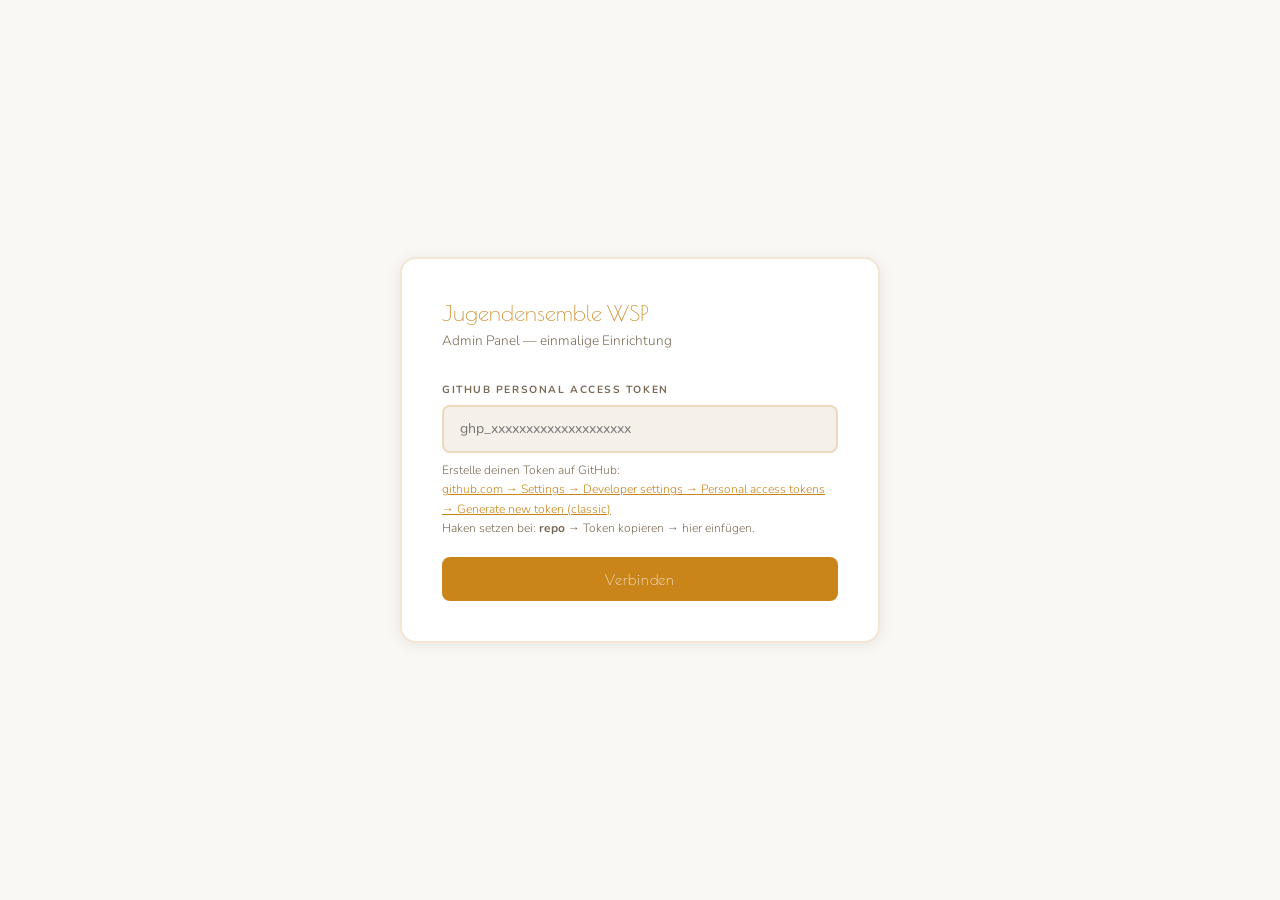
<file: admin/index.html>
<!DOCTYPE html>
<html lang="de">
<head>
<meta charset="UTF-8">
<meta name="viewport" content="width=device-width, initial-scale=1.0">
<meta name="robots" content="noindex">
<title>Admin — Jugendensemble WSP</title>
<style>
@import url('https://fonts.googleapis.com/css2?family=Poiret+One&family=Nunito:wght@300;400;500;600;700&display=swap');
*{margin:0;padding:0;box-sizing:border-box}
:root{
  --bg:#faf8f5;--s1:#fff;--s2:#f5f0e8;--s3:#ede8df;
  --gold:#c9841a;--gd:rgba(201,132,26,0.1);--gb:rgba(201,132,26,0.2);
  --text:#1a1510;--muted:#7a6a55;--ok:#2d9e5f;--err:#c94040;
  --fd:'Poiret One',cursive;--fb:'Nunito',sans-serif;
  --shadow:0 2px 16px rgba(0,0,0,0.08);
}
html,body{height:100%;font-family:var(--fb);background:var(--bg);color:var(--text)}

/* ── TOKEN SCREEN ── */
#token-screen{
  display:flex;flex-direction:column;align-items:center;justify-content:center;
  height:100vh;gap:1.5rem;padding:2rem;
}
.token-box{
  background:var(--s1);border:2px solid var(--gb);
  padding:2.5rem;max-width:480px;width:100%;
  border-radius:16px;box-shadow:var(--shadow);
}
.token-logo{font-family:var(--fd);font-size:1.4rem;color:var(--gold);margin-bottom:.3rem}
.token-sub{font-size:.85rem;color:var(--muted);font-weight:300;margin-bottom:2rem}
.token-label{font-size:.65rem;font-weight:700;letter-spacing:.15em;text-transform:uppercase;color:var(--muted);display:block;margin-bottom:.5rem}
.token-input{
  width:100%;background:var(--s2);border:2px solid var(--gb);
  padding:.8rem 1rem;font-family:var(--fb);font-size:.88rem;
  border-radius:8px;outline:none;transition:border-color .25s;color:var(--text);
}
.token-input:focus{border-color:var(--gold)}
.token-hint{font-size:.75rem;color:var(--muted);font-weight:300;margin-top:.5rem;line-height:1.6}
.token-hint a{color:var(--gold)}
.btn-token{
  width:100%;margin-top:1.2rem;padding:.85rem;
  background:var(--gold);color:#fff;border:none;border-radius:8px;
  font-family:var(--fd);font-size:.9rem;letter-spacing:.05em;
  cursor:pointer;transition:background .3s;
}
.btn-token:hover{background:#e8981f}
.token-error{color:var(--err);font-size:.8rem;margin-top:.8rem;display:none}

/* ── SHELL ── */
#shell{display:none;height:100vh;flex-direction:column}
#shell.on{display:flex}

/* TOPBAR */
#topbar{
  height:54px;background:var(--s1);border-bottom:2px solid var(--gb);
  display:flex;align-items:center;padding:0 1.5rem;gap:.8rem;flex-shrink:0;
  box-shadow:0 2px 8px rgba(0,0,0,0.05);
}
.tb-logo{font-family:var(--fd);font-size:.85rem;color:var(--gold)}
.tb-sep{width:1px;height:22px;background:var(--gb)}
.tb-right{margin-left:auto;display:flex;align-items:center;gap:.6rem}
#save-status{font-size:.72rem;font-weight:500;color:var(--muted)}
.tb-btn{
  padding:.4rem 1.1rem;font-family:var(--fd);font-size:.65rem;
  letter-spacing:.08em;border:2px solid var(--gb);background:none;
  color:var(--muted);cursor:pointer;border-radius:8px;transition:all .25s;
}
.tb-btn:hover{border-color:var(--gold);color:var(--gold)}
.tb-btn.save{background:var(--gold);color:#fff;border-color:var(--gold)}
.tb-btn.save:hover{background:#e8981f}
.tb-btn.out{border-color:rgba(201,64,64,.3);color:var(--err)}

/* LAYOUT */
.main{display:flex;flex:1;overflow:hidden}

/* SIDEBAR */
.sidebar{
  width:210px;background:var(--s1);border-right:2px solid var(--gb);
  display:flex;flex-direction:column;flex-shrink:0;overflow-y:auto;
}
.sb-group{
  padding:1rem 1.2rem .3rem;font-size:.58rem;font-weight:700;
  letter-spacing:.2em;text-transform:uppercase;color:var(--muted);
}
.nav-item{
  padding:.65rem 1.2rem;font-size:.82rem;font-weight:500;color:var(--muted);
  cursor:pointer;transition:all .2s;border-left:3px solid transparent;
  display:flex;align-items:center;gap:.6rem;
}
.nav-item:hover{color:var(--text);background:var(--gd)}
.nav-item.on{color:var(--gold);border-left-color:var(--gold);background:var(--gd)}

/* EDITOR */
.editor{flex:1;overflow-y:auto;padding:2rem 2.5rem;background:var(--bg)}
.sec{display:none}
.sec.on{display:block}
.sec-title{font-family:var(--fd);font-size:1.1rem;color:var(--text);margin-bottom:.3rem}
.sec-sub{font-size:.8rem;color:var(--muted);font-weight:300;margin-bottom:2rem;padding-bottom:1rem;border-bottom:2px solid var(--gb)}

/* FIELDS */
.field{margin-bottom:1.3rem}
.field label{display:block;font-size:.62rem;font-weight:700;letter-spacing:.15em;text-transform:uppercase;color:var(--muted);margin-bottom:.45rem}
.field .hint{font-size:.7rem;color:var(--muted);font-weight:300;margin-top:.3rem}
.field input,.field textarea,.field select{
  width:100%;background:var(--s1);border:2px solid var(--gb);
  padding:.75rem 1rem;color:var(--text);font-family:var(--fb);
  font-size:.9rem;font-weight:400;outline:none;border-radius:8px;
  transition:border-color .25s;-webkit-appearance:none;
}
.field input:focus,.field textarea:focus{border-color:var(--gold)}
.field textarea{resize:vertical;min-height:120px;line-height:1.7}
.field-row{display:grid;grid-template-columns:1fr 1fr;gap:1rem;margin-bottom:1.3rem}
.field-row .field{margin-bottom:0}
.divider{height:1px;background:var(--gb);margin:2rem 0}

/* TOGGLE */
.tgl-wrap{display:flex;align-items:center;gap:.8rem}
.tgl{position:relative;width:40px;height:22px;flex-shrink:0}
.tgl input{opacity:0;width:0;height:0}
.tgl-s{position:absolute;inset:0;background:var(--s3);border:2px solid var(--gb);cursor:pointer;transition:.3s;border-radius:50px}
.tgl-s:before{content:'';position:absolute;height:14px;width:14px;left:2px;bottom:2px;background:var(--muted);transition:.3s;border-radius:50%}
.tgl input:checked+.tgl-s{background:var(--gd);border-color:var(--gold)}
.tgl input:checked+.tgl-s:before{transform:translateX(18px);background:var(--gold)}
.tgl-label{font-size:.85rem;font-weight:400;color:var(--text)}

/* EVENT CARDS */
.ev-list{display:flex;flex-direction:column;gap:.8rem;margin-bottom:1rem}
.ev-item{background:var(--s1);border:2px solid var(--gb);padding:1.2rem;border-radius:10px}
.ev-head{display:flex;justify-content:space-between;align-items:center;margin-bottom:1rem}
.ev-name{font-family:var(--fd);font-size:.85rem;color:var(--text)}
.del-btn{
  background:none;border:2px solid rgba(201,64,64,.25);color:var(--err);
  width:28px;height:28px;cursor:pointer;font-size:.75rem;
  border-radius:6px;transition:all .2s;display:flex;align-items:center;justify-content:center;
}
.del-btn:hover{background:var(--err);color:#fff;border-color:var(--err)}
.add-btn{
  width:100%;padding:.75rem;background:none;border:2px dashed var(--gb);
  color:var(--muted);font-family:var(--fd);font-size:.7rem;letter-spacing:.1em;
  text-transform:uppercase;cursor:pointer;transition:all .3s;border-radius:8px;margin-top:.5rem;
}
.add-btn:hover{border-color:var(--gold);color:var(--gold);background:var(--gd)}

/* KASSE */
.pos-grid{display:grid;grid-template-columns:minmax(0,1.3fr) minmax(280px,.7fr);gap:1.2rem}
.pos-card{background:var(--s1);border:2px solid var(--gb);border-radius:10px;padding:1.2rem}
.pos-card h3{font-family:var(--fd);font-size:.9rem;margin-bottom:1rem}
.product-grid{display:grid;grid-template-columns:repeat(auto-fill,minmax(140px,1fr));gap:.7rem}
.product-btn{border:2px solid var(--gb);background:var(--s2);border-radius:8px;padding:.8rem;text-align:left;cursor:pointer;color:var(--text)}
.product-btn:hover{border-color:var(--gold);background:var(--gd)}
.product-btn small{display:block;color:var(--muted);margin-top:.25rem}
.cart-row,.reservation-row{display:flex;justify-content:space-between;gap:.8rem;padding:.65rem 0;border-bottom:1px solid var(--gb);font-size:.82rem}
.cart-row button{border:0;background:none;color:var(--err);cursor:pointer;font-size:1rem}
.pos-total{font-size:1.2rem;font-weight:700;margin:1rem 0}.pos-actions{display:flex;gap:.7rem;flex-wrap:wrap}
.pay-btn{padding:.7rem 1rem;border:0;border-radius:7px;background:var(--gold);color:#fff;cursor:pointer;font-family:var(--fb);font-weight:700}
.pay-btn.secondary{background:var(--s3);color:var(--text)}
.status{font-size:.7rem;border-radius:50px;padding:.2rem .5rem;background:var(--s3);white-space:nowrap}.status.paid{background:#dff4e7;color:#187341}.status.open{background:#fff2d8;color:#8b5a00}
.table-wrap{overflow-x:auto}.data-table{width:100%;border-collapse:collapse;font-size:.78rem}.data-table th,.data-table td{text-align:left;padding:.65rem;border-bottom:1px solid var(--gb);vertical-align:top}.data-table th{font-size:.6rem;letter-spacing:.1em;text-transform:uppercase;color:var(--muted)}
.mini-btn{border:1px solid var(--gb);background:var(--s1);padding:.35rem .5rem;border-radius:5px;cursor:pointer;font-size:.7rem}.mini-btn:hover{border-color:var(--gold)}
.dash-grid{display:grid;grid-template-columns:repeat(4,minmax(150px,1fr));gap:1rem;margin:1.2rem 0 2rem}.stat-card{background:var(--s1);border:2px solid var(--gb);border-radius:10px;padding:1rem}.stat-card strong{display:block;font-size:1.55rem;color:var(--gold);margin-top:.35rem}.stat-card span{font-size:.65rem;letter-spacing:.1em;text-transform:uppercase;color:var(--muted)}
.category-tabs{display:flex;gap:.5rem;flex-wrap:wrap;margin-bottom:1rem}.category-tab{border:1px solid var(--gb);background:var(--s1);border-radius:50px;padding:.35rem .7rem;cursor:pointer;font-size:.72rem}.category-tab.on{background:var(--gold);border-color:var(--gold);color:#fff}.scanner-box{background:var(--s1);border:2px dashed var(--gb);border-radius:10px;padding:1rem;margin-bottom:1.2rem}.scanner-box video{width:100%;max-width:420px;background:#111;border-radius:8px;display:none}.scanner-result{margin-top:.7rem;font-size:.82rem;color:var(--muted)}
@media(max-width:900px){.pos-grid{grid-template-columns:1fr}.dash-grid{grid-template-columns:repeat(2,1fr)}}

/* TOAST */
#toast{
  position:fixed;bottom:2rem;left:50%;transform:translateX(-50%);
  background:var(--s1);border:2px solid var(--gb);padding:.85rem 2rem;
  font-size:.82rem;font-weight:500;z-index:9999;opacity:0;
  pointer-events:none;transition:opacity .3s;white-space:nowrap;border-radius:10px;
  box-shadow:0 8px 24px rgba(0,0,0,0.12);
}
#toast.show{opacity:1}
#toast.ok{border-color:var(--ok);color:var(--ok)}
#toast.err{border-color:var(--err);color:var(--err)}

@media(max-width:700px){
  .sidebar{display:none}
  .editor{padding:1.2rem}
  .field-row{grid-template-columns:1fr}
}
</style>
</head>
<body>

<!-- TOKEN SCREEN -->
<div id="token-screen">
  <div class="token-box">
    <div class="token-logo">Jugendensemble WSP</div>
    <div class="token-sub">Admin Panel — einmalige Einrichtung</div>

    <label class="token-label">GitHub Personal Access Token</label>
    <input class="token-input" id="token-input" type="password" placeholder="ghp_xxxxxxxxxxxxxxxxxxxx">
    <div class="token-hint">
      Erstelle deinen Token auf GitHub:<br>
      <a href="https://github.com/settings/tokens/new?scopes=repo&description=WSP+Admin" target="_blank">
        github.com → Settings → Developer settings → Personal access tokens → Generate new token (classic)
      </a><br>
      Haken setzen bei: <strong>repo</strong> → Token kopieren → hier einfügen.
    </div>
    <div class="token-error" id="token-error">Token ungültig oder kein Zugriff. Bitte prüfe die Einstellungen.</div>
    <button class="btn-token" onclick="connectWithToken()">Verbinden</button>
  </div>
</div>

<!-- SHELL -->
<div id="shell">
  <div id="topbar">
    <span class="tb-logo">WSP Admin</span>
    <div class="tb-sep"></div>
    <span id="save-status"></span>
    <div class="tb-right">
      <button class="tb-btn" onclick="window.open('https://jugendensemble-wsp.pages.dev','_blank')">Website ansehen</button>
      <button class="tb-btn save" id="savebtn" onclick="saveAll()">Speichern</button>
      <button class="tb-btn out" onclick="logout()">Abmelden</button>
    </div>
  </div>

  <div class="main">
    <div class="sidebar">
      <div class="sb-group">Seiten</div>
      <div class="nav-item on" onclick="show('home',this)">Startseite</div>
      <div class="nav-item" onclick="show('about',this)">Über uns</div>
      <div class="nav-item" onclick="show('events',this)">Veranstaltungen</div>
      <div class="nav-item" onclick="show('contact',this)">Kontakt</div>
      <div class="nav-item" onclick="show('gallery',this)">Galerie</div>
      <div class="sb-group">Verkauf</div>
      <div class="nav-item" onclick="show('today',this)">Heute</div>
      <div class="nav-item" onclick="show('kasse',this)">Pausenkasse</div>
      <div class="nav-item" onclick="show('tickets',this)">Ticketkasse</div>
      <div class="sb-group">Rechtliches</div>
      <div class="nav-item" onclick="show('impressum',this)">Impressum</div>
      <div class="nav-item" onclick="show('datenschutz',this)">Datenschutz</div>
      <div class="sb-group">Global</div>
      <div class="nav-item" onclick="show('settings',this)">Einstellungen</div>
    </div>

    <div class="editor">

      <!-- STARTSEITE -->
      <div class="sec on" id="sec-home">
        <div class="sec-title">Startseite</div>
        <div class="sec-sub">Hero-Bereich, Einleitungstext und Zitat.</div>
        <div class="field"><label>Hero Hintergrundbild (URL)</label><input id="home-img" type="url" placeholder="https://…"><div class="hint">Bild-URL eintragen. Tipp: Bild auf imgbb.com hochladen und Link kopieren.</div></div>
        <div class="field"><label>Untertitel im Hero</label><input id="home-sub" type="text"></div>
        <div class="field"><label>Einleitungstext</label><textarea id="home-intro"></textarea></div>
        <div class="field"><label>Zitat (Banner)</label><input id="home-quote" type="text"></div>
      </div>

      <!-- ÜBER UNS -->
      <div class="sec" id="sec-about">
        <div class="sec-title">Über uns</div>
        <div class="sec-sub">Haupttext der Über-uns-Seite.</div>
        <div class="field"><label>Text</label><textarea id="about-body" style="min-height:220px"></textarea><div class="hint">Doppelte Leerzeile = neuer Absatz.</div></div>
      </div>

      <!-- VERANSTALTUNGEN -->
      <div class="sec" id="sec-events">
        <div class="sec-title">Veranstaltungen</div>
        <div class="sec-sub">Vorstellungen hinzufügen, bearbeiten oder entfernen.</div>
        <div class="ev-list" id="ev-list"></div>
        <button class="add-btn" onclick="addEvent()">+ Neue Veranstaltung</button>
      </div>

      <!-- KONTAKT -->
      <div class="sec" id="sec-contact">
        <div class="sec-title">Kontakt</div>
        <div class="sec-sub">Einleitungstext auf der Kontaktseite.</div>
        <div class="field"><label>Einleitungstext</label><textarea id="c-intro"></textarea></div>
        <div class="field"><label>Ort</label><input id="c-loc" type="text"></div>
      </div>

      <div class="sec" id="sec-gallery">
        <div class="sec-title">Galerie</div>
        <div class="sec-sub">Proben- und Aufführungsbilder für die Startseite.</div>
        <div id="gallery-editor"></div><button class="add-btn" onclick="addGalleryItem()">+ Bild hinzufügen</button>
        <div class="pos-actions" style="margin-top:1rem"><button class="pay-btn" onclick="saveGallery()">Galerie speichern</button></div>
      </div>

      <div class="sec" id="sec-today">
        <div class="sec-title">Heute</div><div class="sec-sub" id="today-event-title">Übersicht für die ausgewählte Vorstellung.</div>
        <div class="field"><label>Vorstellung</label><select id="today-event" onchange="renderToday()"></select></div>
        <div class="dash-grid"><div class="stat-card"><span>Reservierungen</span><strong id="today-reserved">0</strong></div><div class="stat-card"><span>Offen</span><strong id="today-open">0</strong></div><div class="stat-card"><span>Eingelassen</span><strong id="today-checkin">0</strong></div><div class="stat-card"><span>Pausenumsatz</span><strong id="today-sales">0,00 €</strong></div></div>
        <div class="sec-title">Kassenabschluss</div><div class="dash-grid"><div class="stat-card"><span>Bar</span><strong id="close-cash">0,00 €</strong></div><div class="stat-card"><span>SumUp</span><strong id="close-sumup">0,00 €</strong></div><div class="stat-card"><span>Gesamt</span><strong id="close-total">0,00 €</strong></div><div class="stat-card"><span>Verkäufe</span><strong id="close-count">0</strong></div></div>
        <div class="sec-title">Restbestand</div><div class="table-wrap"><table class="data-table"><thead><tr><th>Produkt</th><th>Kategorie</th><th>Bestand</th></tr></thead><tbody id="closing-stock"></tbody></table></div>
      </div>

      <!-- PAUSENKASSE -->
      <div class="sec" id="sec-kasse">
        <div class="sec-title">Pausenkasse</div>
        <div class="sec-sub">Verkauf für Getränke und Essen. Bestände werden beim Abschluss automatisch reduziert.</div>
        <div class="field"><label>Vorstellung</label><select id="pos-event" onchange="renderPos()"></select></div>
        <div class="pos-grid">
          <div class="pos-card"><h3>Produkte</h3><div class="category-tabs" id="category-tabs"></div><div class="product-grid" id="product-grid"></div></div>
          <div class="pos-card"><h3>Warenkorb</h3><div id="cart-list"></div><div class="pos-total" id="cart-total">0,00 €</div><div class="field"><label>Zahlungsart</label><select id="pos-payment"><option value="cash">Bar</option><option value="sumup_manual">SumUp Karte (manuell bestätigen)</option></select><div class="hint">Bis SumUp verbunden ist, Zahlung am SumUp-Gerät durchführen und erst danach bestätigen.</div></div><div class="pos-actions"><button class="pay-btn" onclick="finishSale()">Verkauf abschließen</button><button class="pay-btn secondary" onclick="clearCart()">Leeren</button></div></div>
        </div>
        <div class="divider"></div>
        <div class="sec-title">Produkte & Bestand</div>
        <div class="sec-sub">Preis in Euro; Bestand leer lassen, wenn ein Produkt nicht begrenzt werden soll.</div>
        <div id="product-editor"></div><button class="add-btn" onclick="addProduct()">+ Produkt hinzufügen</button><div class="pos-actions" style="margin-top:1rem"><button class="pay-btn" onclick="saveProducts()">Produktkatalog speichern</button></div>
        <div class="divider"></div><div class="sec-title">Letzte Verkäufe</div><div class="table-wrap"><table class="data-table"><thead><tr><th>Zeit</th><th>Vorstellung</th><th>Artikel</th><th>Zahlung</th><th>Summe</th></tr></thead><tbody id="sales-list"></tbody></table></div>
      </div>

      <!-- TICKETKASSE -->
      <div class="sec" id="sec-tickets">
        <div class="sec-title">Ticketkasse</div>
        <div class="sec-sub">Online-Reservierungen vor Ort bezahlen oder einlösen; zusätzlich neue Tickets direkt verkaufen.</div>
        <div class="field"><label>Suche</label><input id="reservation-search" oninput="renderReservations()" placeholder="Name, E-Mail, Reservierungs-ID oder Vorstellung"></div>
        <div class="scanner-box"><strong>QR-Code scannen</strong><p>Erlaube der Website den Kamerazugriff und halte den Ticket-QR-Code vor die Kamera.</p><button class="mini-btn" onclick="startScanner()">Scanner starten</button> <button class="mini-btn" onclick="stopScanner()">Scanner stoppen</button><video id="qr-video" playsinline></video><div class="scanner-result" id="scanner-result">Noch kein Code gescannt.</div></div>
        <div class="table-wrap"><table class="data-table"><thead><tr><th>Gast</th><th>Vorstellung</th><th>Tickets</th><th>Status</th><th>Aktion</th></tr></thead><tbody id="reservations-list"></tbody></table></div>
        <div class="divider"></div><div class="sec-title">Vor-Ort-Ticket</div>
        <div class="field-row"><div class="field"><label>Name</label><input id="walkin-name" placeholder="Name des Gastes"></div><div class="field"><label>E-Mail (optional)</label><input id="walkin-email" type="email"></div></div>
        <div class="field-row"><div class="field"><label>Vorstellung</label><select id="walkin-event"></select></div><div class="field"><label>Anzahl</label><input id="walkin-qty" type="number" min="1" value="1"></div></div>
        <div class="field"><label>Zahlungsart</label><select id="walkin-payment"><option value="cash">Bar</option><option value="sumup_manual">SumUp Karte (manuell bestätigen)</option></select></div><button class="pay-btn" onclick="createWalkIn()">Ticket reservieren & bezahlen</button>
      </div>

      <!-- IMPRESSUM -->
      <div class="sec" id="sec-impressum">
        <div class="sec-title">Impressum</div>
        <div class="sec-sub">Pflichtangaben gemaess § 5 TMG — bitte vollstaendig ausfuellen!</div>
        <div class="field"><label>Vor- und Nachname</label><input id="i-name" type="text" placeholder="Max Mustermann"></div>
        <div class="field-row">
          <div class="field"><label>Strasse + Hausnummer</label><input id="i-street" type="text"></div>
          <div class="field"><label>PLZ + Stadt</label><input id="i-city" type="text"></div>
        </div>
        <div class="field"><label>E-Mail</label><input id="i-email" type="email"></div>
        <div class="field"><label>Zusatzhinweis (optional)</label><textarea id="i-note"></textarea></div>
      </div>

      <!-- DATENSCHUTZ -->
      <div class="sec" id="sec-datenschutz">
        <div class="sec-title">Datenschutz</div>
        <div class="sec-sub">Kontaktdaten fuer die Datenschutzerklaerung.</div>
        <div class="field"><label>Vor- und Nachname</label><input id="d-name" type="text"></div>
        <div class="field-row">
          <div class="field"><label>Strasse + Hausnummer</label><input id="d-street" type="text"></div>
          <div class="field"><label>PLZ + Stadt</label><input id="d-city" type="text"></div>
        </div>
        <div class="field"><label>E-Mail</label><input id="d-email" type="email"></div>
      </div>

      <!-- EINSTELLUNGEN -->
      <div class="sec" id="sec-settings">
        <div class="sec-title">Einstellungen</div>
        <div class="sec-sub">Globale Einstellungen der Website.</div>
        <div class="field"><label>Kontakt E-Mail</label><input id="set-email" type="email"></div>
        <div class="field"><label>Instagram URL</label><input id="set-ig" type="url"></div>
        <div class="field"><label>Formspree ID</label><input id="set-fp" type="text" placeholder="xpzvwkrq"><div class="hint">Von formspree.io — fuer das Kontaktformular.</div></div>
        <div class="field"><label>EmailJS Service ID</label><input id="set-ejs-svc" type="text"></div>
        <div class="field"><label>EmailJS Template ID</label><input id="set-ejs-tpl" type="text"></div>
        <div class="field"><label>EmailJS Public Key</label><input id="set-ejs-key" type="text"></div>
      </div>

    </div>
  </div>
</div>

<div id="toast"></div>

<script>
const REPO = 'hvx2x7hk8h-tech/jugendensemblewsp';
const API  = 'https://api.github.com/repos/' + REPO + '/contents/';
let token = '', data = {}, events = [];

// ── AUTH ──────────────────────────────────────────────
function getToken(){ return localStorage.getItem('wsp_token') || '' }

async function connectWithToken(){
  const t = document.getElementById('token-input').value.trim();
  if(!t){ return; }
  // Verify token works
  const r = await fetch(API + 'content/home.json', { headers: { Authorization: 'Bearer ' + t } });
  if(!r.ok){
    document.getElementById('token-error').style.display = 'block';
    return;
  }
  localStorage.setItem('wsp_token', t);
  token = t;
  init();
}

function logout(){
  localStorage.removeItem('wsp_token');
  document.getElementById('shell').classList.remove('on');
  document.getElementById('token-screen').style.display = 'flex';
  document.getElementById('token-input').value = '';
}

// ── INIT ─────────────────────────────────────────────
window.addEventListener('DOMContentLoaded', () => {
  const saved = getToken();
  if(saved){ token = saved; init(); }
});

async function init(){
  document.getElementById('token-screen').style.display = 'none';
  document.getElementById('shell').classList.add('on');
  setStatus('Wird geladen...');
  await loadAll();
  setStatus('');
}

// ── GITHUB API ────────────────────────────────────────
async function ghGet(path){
  const r = await fetch(API + path, { headers: { Authorization: 'Bearer ' + token } });
  if(!r.ok) return null;
  return await r.json();
}

async function ghPut(path, content, sha){
  const r = await fetch(API + path, {
    method: 'PUT',
    headers: { Authorization: 'Bearer ' + token, 'Content-Type': 'application/json' },
    body: JSON.stringify({ message: 'Update ' + path + ' via WSP Admin', content: b64e(content), sha })
  });
  return r.ok;
}

async function loadFile(path){
  const d = await ghGet(path);
  if(!d) return { c:{}, sha:null };
  return { c: JSON.parse(b64d(d.content)), sha: d.sha };
}

async function loadAll(){
  const files = [
    'content/home.json','content/about.json','content/events.json',
    'content/contact_page.json','content/impressum.json',
    'content/datenschutz.json','content/settings.json','content/kiosk.json','content/reservations.json','content/gallery.json'
  ];
  for(const f of files) data[f] = await loadFile(f);
  events = [...(data['content/events.json']?.c?.events || [])];
  fillFields();
  renderEvents();
  if (typeof initSales === 'function') initSales();
  if (typeof initGallery === 'function') initGallery();
}

function fillFields(){
  const h = data['content/home.json']?.c || {};
  sv('home-img',  h.hero_image);
  sv('home-sub',  h.hero_subtitle);
  sv('home-intro',h.intro_text);
  sv('home-quote',h.quote);

  const a = data['content/about.json']?.c || {};
  sv('about-body', a.body);

  const c = data['content/contact_page.json']?.c || {};
  sv('c-intro', c.intro); sv('c-loc', c.location);

  const i = data['content/impressum.json']?.c || {};
  sv('i-name',i.name); sv('i-street',i.street); sv('i-city',i.city);
  sv('i-email',i.email); sv('i-note',i.note);

  const dz = data['content/datenschutz.json']?.c || {};
  sv('d-name',dz.name); sv('d-street',dz.street); sv('d-city',dz.city); sv('d-email',dz.email);

  const s = data['content/settings.json']?.c || {};
  sv('set-email',s.email); sv('set-ig',s.instagram); sv('set-fp',s.formspree_id);
  sv('set-ejs-svc',s.emailjs_service_id); sv('set-ejs-tpl',s.emailjs_template_id);
  sv('set-ejs-key',s.emailjs_public_key);
}

// ── EVENTS ────────────────────────────────────────────
function renderEvents(){
  const list = document.getElementById('ev-list');
  list.innerHTML = events.map((ev,i) => `
    <div class="ev-item">
      <div class="ev-head">
        <span class="ev-name" id="evn-${i}">${ev.title || 'Veranstaltung ' + (i+1)}</span>
        <button class="del-btn" onclick="delEvent(${i})">✕</button>
      </div>
      <div class="field-row">
        <div class="field"><label>Titel</label><input value="${esc(ev.title)}" oninput="events[${i}].title=this.value;document.getElementById('evn-${i}').textContent=this.value||'Veranstaltung ${i+1}'"></div>
        <div class="field"><label>Datum</label><input value="${esc(ev.date)}" placeholder="Sa., 15. März 2026" oninput="events[${i}].date=this.value"></div>
      </div>
      <div class="field-row">
        <div class="field"><label>Uhrzeit</label><input value="${esc(ev.time)}" placeholder="19:30 Uhr" oninput="events[${i}].time=this.value"></div>
        <div class="field"><label>Einlass</label><input value="${esc(ev.doors)}" placeholder="19:00 Uhr" oninput="events[${i}].doors=this.value"></div>
      </div>
      <div class="field-row">
        <div class="field"><label>Veranstaltungsort</label><input value="${esc(ev.venue)}" oninput="events[${i}].venue=this.value"></div>
        <div class="field"><label>Dauer</label><input value="${esc(ev.duration)}" placeholder="ca. 90 Min." oninput="events[${i}].duration=this.value"></div>
      </div>
      <div class="field-row">
        <div class="field"><label>Ticketpreis (€)</label><input type="number" min="0" step="0.01" value="${Number(ev.ticket_price || 0)}" oninput="events[${i}].ticket_price=Number(this.value)"><div class="hint">0 bedeutet kostenlos.</div></div>
        <div class="field"><label>Kapazität</label><input type="number" min="1" value="${Number(ev.capacity || 80)}" oninput="events[${i}].capacity=Number(this.value)"></div>
      </div>
      <div class="field"><label>Beschreibung (optional)</label><input value="${esc(ev.description)}" oninput="events[${i}].description=this.value"></div>
      <div class="field"><label>Bild-URL (optional)</label><input type="url" value="${esc(ev.image)}" oninput="events[${i}].image=this.value"></div>
      <div class="field">
        <div class="tgl-wrap">
          <label class="tgl"><input type="checkbox" ${ev.past?'checked':''} onchange="events[${i}].past=this.checked"><span class="tgl-s"></span></label>
          <span class="tgl-label">Vorstellung ist vorbei</span>
        </div>
      </div>
    </div>`).join('');
}

function addEvent(){
  events.push({title:'',date:'',time:'',doors:'',venue:'',duration:'',description:'',image:'',past:false,capacity:80,reserved:0,waitlist:true,ticket_price:0});
  renderEvents();
  document.getElementById('ev-list').lastElementChild?.scrollIntoView({behavior:'smooth'});
}

function delEvent(i){
  if(!confirm(`"${events[i].title||'Diese Veranstaltung'}" wirklich loeschen?`)) return;
  events.splice(i,1);
  renderEvents();
}

// ── SAVE ─────────────────────────────────────────────
async function saveAll(){
  setStatus('Wird gespeichert...');
  document.getElementById('savebtn').disabled = true;

  const saves = [
    ['content/home.json', { hero_image:gv('home-img'), hero_subtitle:gv('home-sub'), intro_text:gv('home-intro'), quote:gv('home-quote') }],
    ['content/about.json', { body:gv('about-body') }],
    ['content/events.json', { events }],
    ['content/contact_page.json', { intro:gv('c-intro'), location:gv('c-loc') }],
    ['content/impressum.json', { name:gv('i-name'), street:gv('i-street'), city:gv('i-city'), email:gv('i-email'), note:gv('i-note') }],
    ['content/datenschutz.json', { name:gv('d-name'), street:gv('d-street'), city:gv('d-city'), email:gv('d-email') }],
    ['content/settings.json', { email:gv('set-email'), instagram:gv('set-ig'), formspree_id:gv('set-fp'), emailjs_service_id:gv('set-ejs-svc'), emailjs_template_id:gv('set-ejs-tpl'), emailjs_public_key:gv('set-ejs-key') }],
  ];

  let ok = true;
  for(const [path, content] of saves){
    const sha = data[path]?.sha;
    const success = await ghPut(path, JSON.stringify(content, null, 2), sha);
    if(success){ data[path].c = content; }
    else { ok = false; }
  }

  document.getElementById('savebtn').disabled = false;
  if(ok){
    toast('Gespeichert! Seite wird in ~30 Sek. aktualisiert.', 'ok');
    setStatus('Gespeichert');
    setTimeout(() => setStatus(''), 5000);
  } else {
    toast('Fehler beim Speichern — bitte erneut versuchen.', 'err');
    setStatus('Fehler');
  }
}

// ── HELPERS ──────────────────────────────────────────
function show(id, el){
  document.querySelectorAll('.sec').forEach(s => s.classList.remove('on'));
  document.querySelectorAll('.nav-item').forEach(n => n.classList.remove('on'));
  document.getElementById('sec-' + id)?.classList.add('on');
  el.classList.add('on');
}
function sv(id, v){ const el = document.getElementById(id); if(el && v != null) el.value = v; }
function gv(id){ return document.getElementById(id)?.value || ''; }
function esc(s){ return (s||'').replace(/"/g,'&quot;'); }
function setStatus(m){ document.getElementById('save-status').textContent = m; }
function toast(m, t=''){
  const el = document.getElementById('toast');
  el.textContent = m; el.className = 'toast show ' + t;
  setTimeout(() => el.classList.remove('show'), 4000);
}

function b64e(s){ return btoa(unescape(encodeURIComponent(s))); }
function b64d(s){ return decodeURIComponent(escape(atob(s.replace(/\n/g,'')))); }
</script>
<script src="kasse.js"></script>
</body>
</html>
</file>
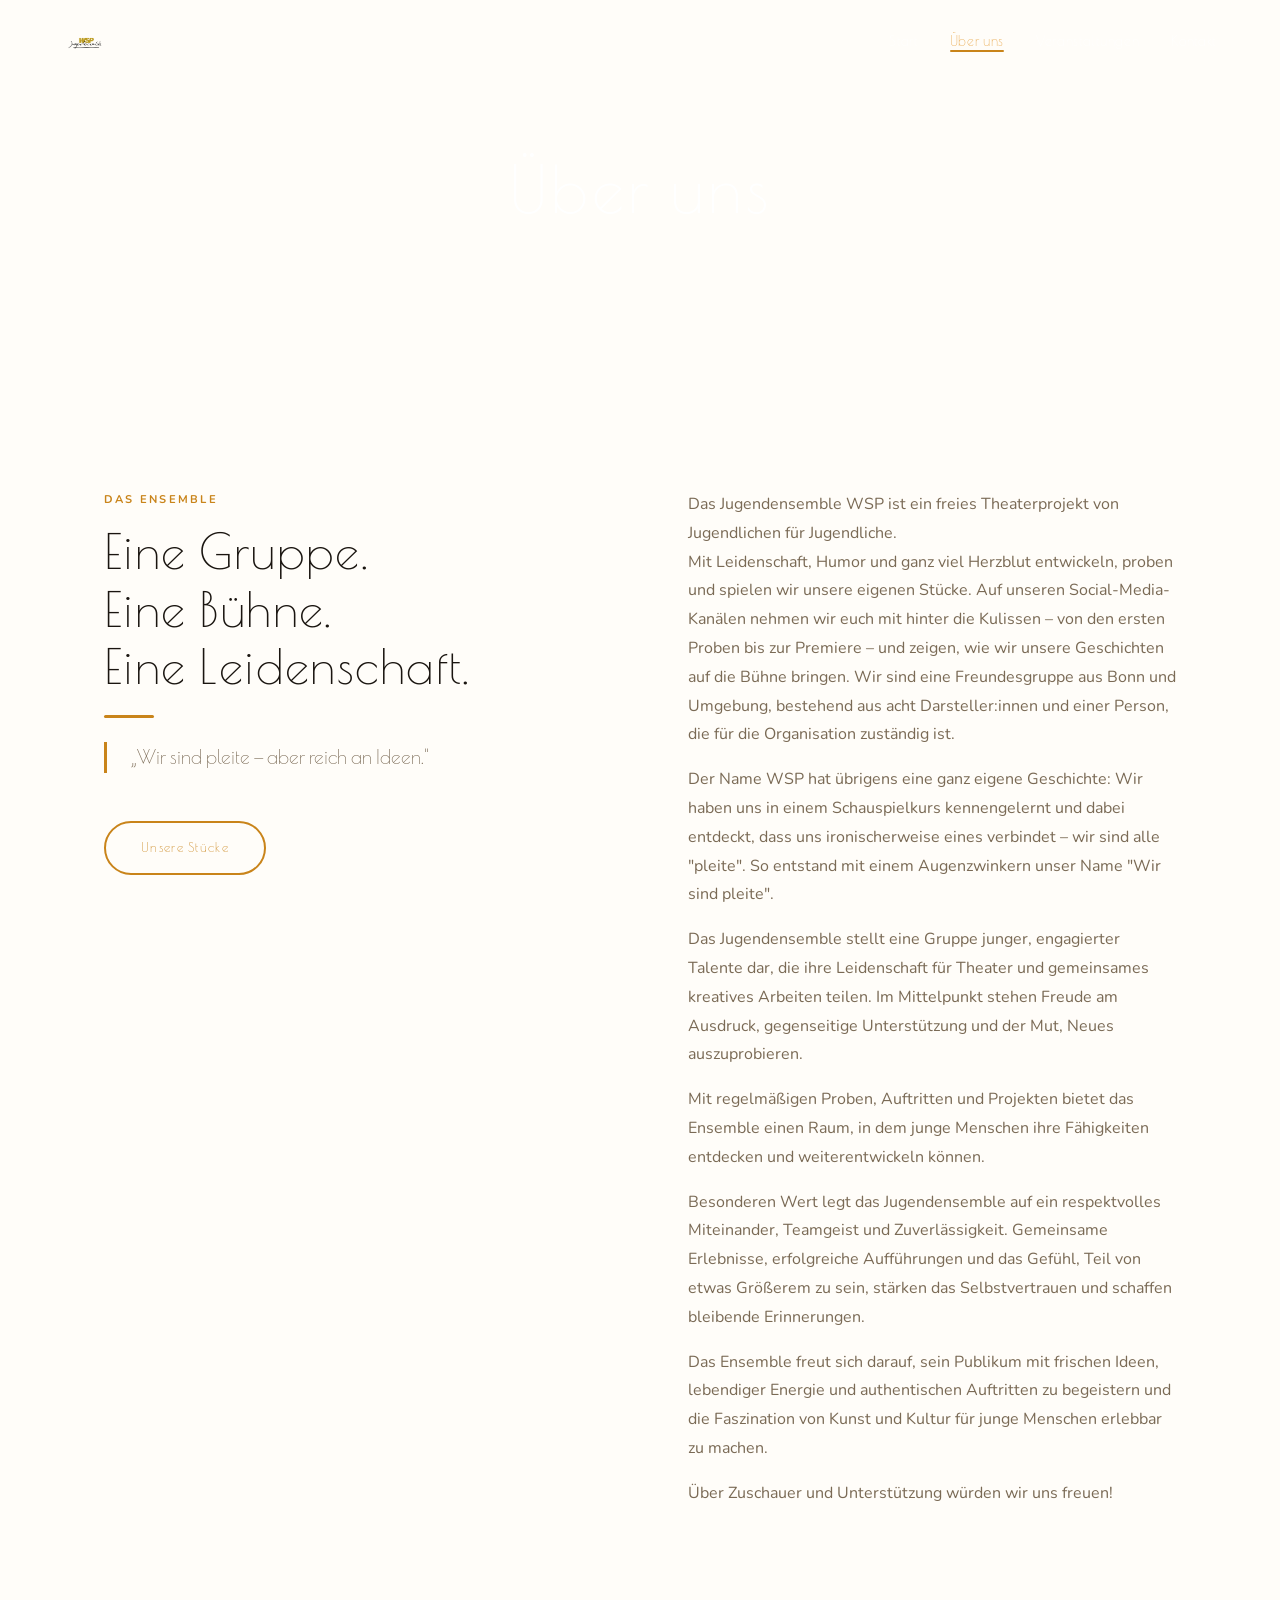
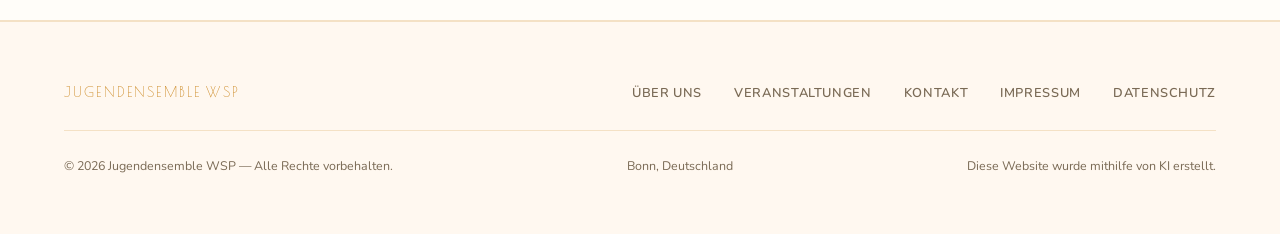
<file: about.html>
<!DOCTYPE html>
<html lang="de">
<head>
 <meta charset="UTF-8">
 <meta name="viewport" content="width=device-width, initial-scale=1.0">
 <title>Über uns — Jugendensemble WSP</title>
 <meta name="description" content="Wer steckt hinter dem Jugendensemble WSP? Lerne unsere Gruppe aus Bonn kennen.">
 <link rel="stylesheet" href="style.css">
 </head>
<body>

<!-- NAV -->
<nav>
 <a href="index.html" class="nav-logo"><img src="/images/logo.png" alt="Jugendensemble WSP" class="nav-logo-img"></a>
 <ul class="nav-links">
 <li><a href="index.html">Start</a></li>
 <li><a href="about.html" class="active">Über uns</a></li>
 <li><a href="events.html">Veranstaltungen</a></li>
 <li><a href="contact.html">Kontakt</a></li>
 </ul>
 <button class="hamburger" aria-label="Menü öffnen">
 <span></span><span></span><span></span>
 </button>
</nav>
<div class="mobile-menu">
 <a href="index.html">Start</a>
 <a href="about.html">Über uns</a>
 <a href="events.html">Veranstaltungen</a>
 <a href="contact.html">Kontakt</a>
</div>

<!-- PAGE HERO -->
<div class="page-hero">
 <div class="page-hero-bg"></div>
 <div class="page-hero-overlay"></div>
 <div class="page-hero-content">
 <h1>Über uns</h1>
 </div>
</div>

<!-- ABOUT CONTENT -->
<div class="section">
 <div class="about-grid">
 <div class="reveal">
 <span class="section-label">Das Ensemble</span>
 <h2>Eine Gruppe.<br>Eine Bühne.<br>Eine Leidenschaft.</h2>
 <div class="divider"></div>
 <div class="about-quote">
 „Wir sind pleite — aber reich an Ideen."
 </div>
 <a href="events.html" class="btn" style="margin-top:1.5rem">Unsere Stücke</a>
 </div>
 <div class="reveal" id="about-text">
 <!-- filled by JS -->
 </div>
 </div>
</div>


 </div>
</div>

<!-- FOOTER -->
<footer>
 <div class="footer-inner">
 <a href="index.html" class="footer-logo">Jugendensemble WSP</a>
 <ul class="footer-links">
 <li><a href="about.html">Über uns</a></li>
 <li><a href="events.html">Veranstaltungen</a></li>
 <li><a href="contact.html">Kontakt</a></li>
 <li><a href="impressum.html">Impressum</a></li>
 <li><a href="datenschutz.html">Datenschutz</a></li>
 </ul>
 </div>
 <div class="footer-bottom">
 <span class="footer-copy">&copy; <span id="year"></span> Jugendensemble WSP — Alle Rechte vorbehalten.</span>
 <span class="footer-copy">Bonn, Deutschland </span>
 <span class="footer-copy">Diese Website wurde mithilfe von KI erstellt.</span>
 </div>
</footer>

<script src="main.js"></script>
<script>
 document.getElementById('year').textContent = new Date().getFullYear();

 (async () => {
 const about = await loadJSON('/content/about.json');
 if (about?.body) {
 const container = document.getElementById('about-text');
 container.innerHTML = about.body
 .split('\n\n')
 .map(p => `<p>${p.replace(/\n/g, '<br>')}</p>`)
 .join('');
 }
 })();

 (async () => {
 const _home = await loadJSON('/content/home.json');
 const _img = _home?.hero_image || 'https://static.wixstatic.com/media/511c42_025226b9919d4c0281caa5309b7d210c~mv2.jpeg';
 document.querySelectorAll('.hero-bg, .page-hero-bg').forEach(el => {
 el.style.backgroundImage = `url('${_img}')`;
 });
 })();
</script>
</body>
</html>
</file>
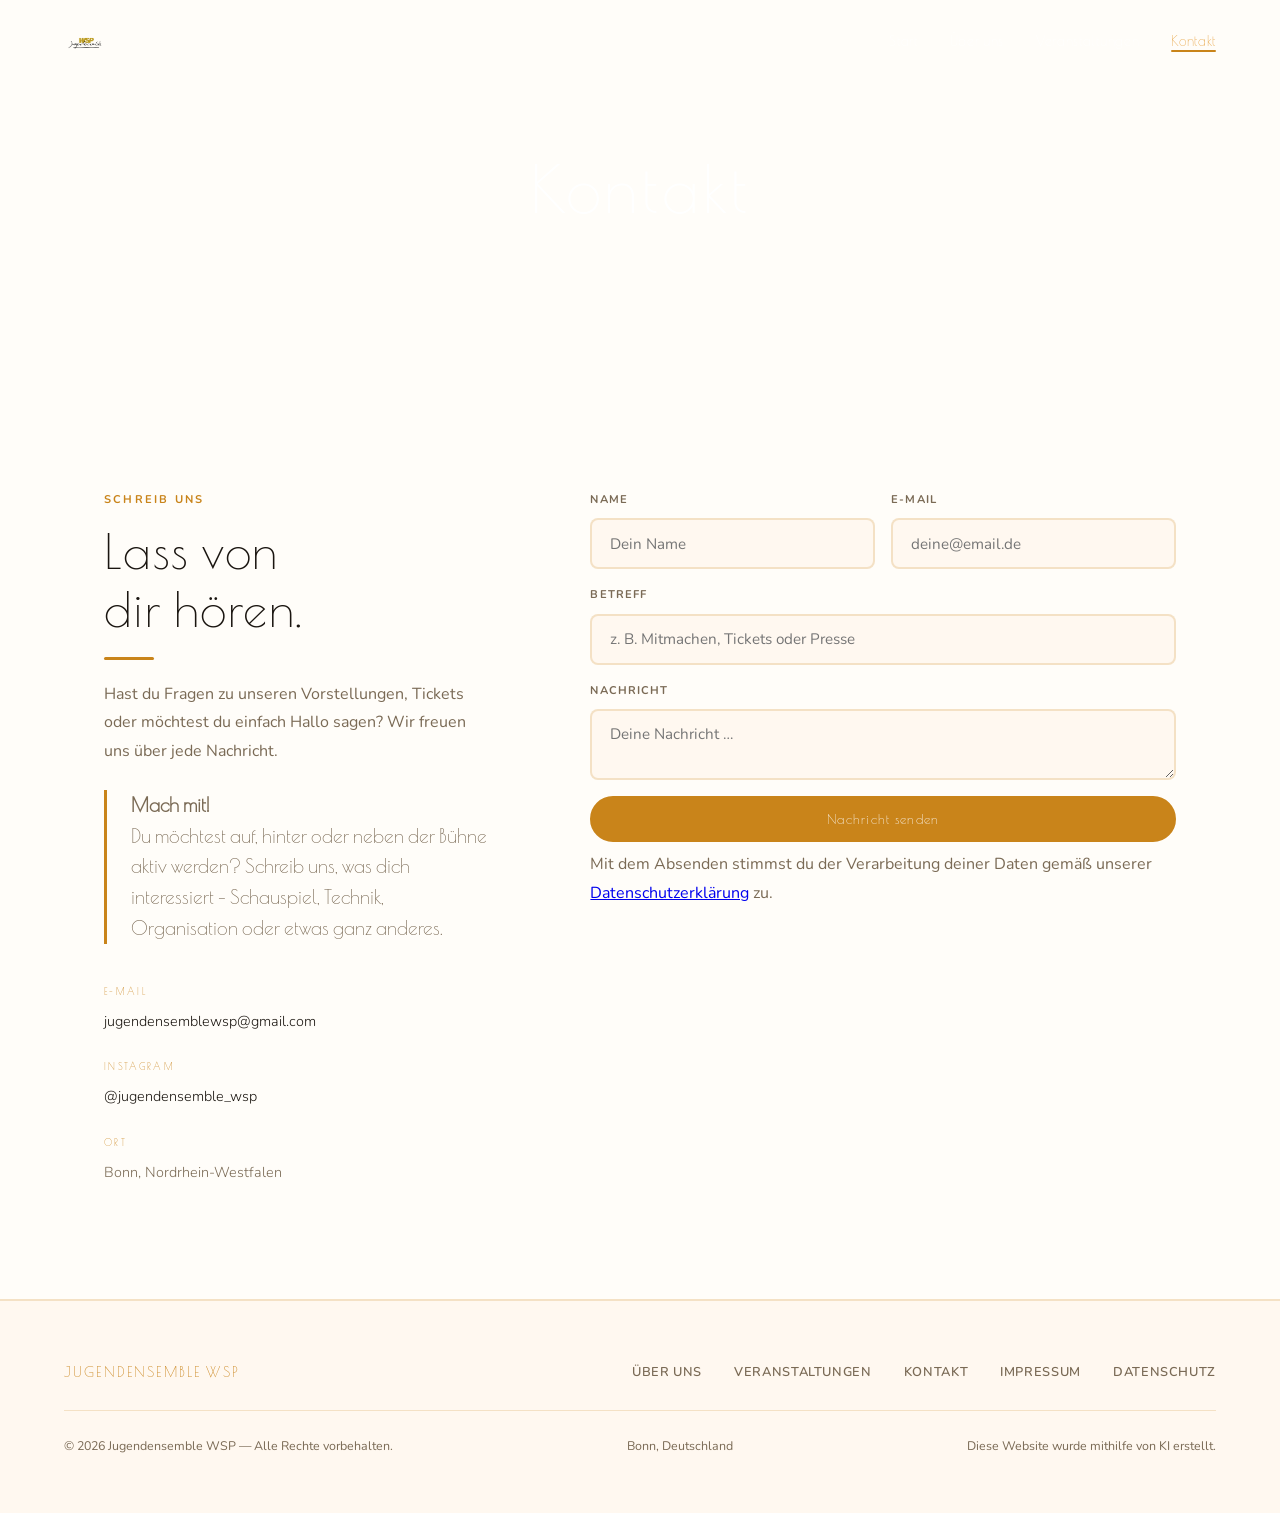
<file: contact.html>
<!DOCTYPE html>
<html lang="de">
<head>
 <meta charset="UTF-8">
 <meta name="viewport" content="width=device-width, initial-scale=1.0">
 <title>Kontakt — Jugendensemble WSP</title>
 <meta name="description" content="Nimm Kontakt mit dem Jugendensemble WSP auf.">
 <link rel="stylesheet" href="style.css">
 </head>
<body>

<!-- NAV -->
<nav>
 <a href="index.html" class="nav-logo"><img src="/images/logo.png" alt="Jugendensemble WSP" class="nav-logo-img"></a>
 <ul class="nav-links">
 <li><a href="index.html">Start</a></li>
 <li><a href="about.html">Über uns</a></li>
 <li><a href="events.html">Veranstaltungen</a></li>
 <li><a href="contact.html" class="active">Kontakt</a></li>
 </ul>
 <button class="hamburger" aria-label="Menü öffnen">
 <span></span><span></span><span></span>
 </button>
</nav>
<div class="mobile-menu">
 <a href="index.html">Start</a>
 <a href="about.html">Über uns</a>
 <a href="events.html">Veranstaltungen</a>
 <a href="contact.html">Kontakt</a>
</div>

<!-- PAGE HERO -->
<div class="page-hero">
 <div class="page-hero-bg"></div>
 <div class="page-hero-overlay"></div>
 <div class="page-hero-content">
 <h1>Kontakt</h1>
 </div>
</div>

<!-- CONTACT -->
<div class="section">
 <div class="contact-grid">

 <!-- LEFT -->
 <div class="reveal">
 <span class="section-label">Schreib uns</span>
 <h2>Lass von<br>dir hören.</h2>
 <div class="divider"></div>
 <p>Hast du Fragen zu unseren Vorstellungen, Tickets oder möchtest du einfach Hallo sagen? Wir freuen uns über jede Nachricht.</p>
 <div class="about-quote"><strong>Mach mit!</strong><br>Du möchtest auf, hinter oder neben der Bühne aktiv werden? Schreib uns, was dich interessiert – Schauspiel, Technik, Organisation oder etwas ganz anderes.</div>
 <div style="margin-top:2.5rem;display:flex;flex-direction:column;gap:1.5rem">
 <div>
 <div style="font-family:var(--font-display);font-size:0.58rem;letter-spacing:0.25em;text-transform:uppercase;color:var(--gold);margin-bottom:0.4rem">E-Mail</div>
 <a id="contact-email" href="#" style="color:var(--text);text-decoration:none;font-weight:300;font-size:0.9rem">jugendensemblewsp@gmail.com</a>
 </div>
 <div>
 <div style="font-family:var(--font-display);font-size:0.58rem;letter-spacing:0.25em;text-transform:uppercase;color:var(--gold);margin-bottom:0.4rem">Instagram</div>
 <a id="contact-instagram" href="https://www.instagram.com/jugendensemble_wsp/" target="_blank" rel="noopener" style="color:var(--text);text-decoration:none;font-weight:300;font-size:0.9rem">@jugendensemble_wsp</a>
 </div>
 <div>
 <div style="font-family:var(--font-display);font-size:0.58rem;letter-spacing:0.25em;text-transform:uppercase;color:var(--gold);margin-bottom:0.4rem">Ort</div>
 <span style="color:var(--text-muted);font-weight:300;font-size:0.9rem">Bonn, Nordrhein-Westfalen</span>
 </div>
 </div>
 </div>

 <!-- FORM -->
 <div class="reveal">
 <div id="form-wrapper">
 <div class="form-grid">
 <div class="form-group">
 <label for="name">Name</label>
 <input type="text" id="name" name="name" placeholder="Dein Name" required>
 </div>
 <div class="form-group">
 <label for="email">E-Mail</label>
 <input type="email" id="email" name="email" placeholder="deine@email.de" required>
 </div>
 <div class="form-group full">
 <label for="subject">Betreff</label>
 <input type="text" id="subject" name="subject" placeholder="z. B. Mitmachen, Tickets oder Presse">
 </div>
 <div class="form-group full">
 <label for="message">Nachricht</label>
 <textarea id="message" name="message" placeholder="Deine Nachricht …" required></textarea>
 </div>
 <div class="form-group full">
 <button class="btn btn-primary" id="send-btn" onclick="sendMessage()" type="button">Nachricht senden</button>
 <p class="form-note">Mit dem Absenden stimmst du der Verarbeitung deiner Daten gemäß unserer <a href="datenschutz.html">Datenschutzerklärung</a> zu.</p>
 </div>
 </div>
 </div>
 <div id="form-success" style="display:none;padding:3rem;border:1px solid var(--border);text-align:center">
 <div style="font-family:var(--font-display);font-size:1.2rem;color:var(--gold);margin-bottom:1rem">Danke!</div>
 <p>Deine Nachricht wurde gesendet. Wir melden uns so bald wie möglich.</p>
 </div>
 <div id="form-error" style="display:none;padding:1rem;border:1px solid rgba(255,80,80,0.3);margin-top:1rem;color:#ff6b6b;font-size:0.85rem">
 Nachricht konnte nicht gesendet werden. Bitte schreib uns direkt per E-Mail.
 </div>
 </div>
 </div>
</div>

<!-- FOOTER -->
<footer>
 <div class="footer-inner">
 <a href="index.html" class="footer-logo">Jugendensemble WSP</a>
 <ul class="footer-links">
 <li><a href="about.html">Über uns</a></li>
 <li><a href="events.html">Veranstaltungen</a></li>
 <li><a href="contact.html">Kontakt</a></li>
 <li><a href="impressum.html">Impressum</a></li>
 <li><a href="datenschutz.html">Datenschutz</a></li>
 </ul>
 </div>
 <div class="footer-bottom">
 <span class="footer-copy">&copy; <span id="year"></span> Jugendensemble WSP — Alle Rechte vorbehalten.</span>
 <span class="footer-copy">Bonn, Deutschland </span>
 <span class="footer-copy">Diese Website wurde mithilfe von KI erstellt.</span>
 </div>
</footer>

<script src="main.js"></script>
<script>
 document.getElementById('year').textContent = new Date().getFullYear();

 let formspreeId = 'DEINE_FORMSPREE_ID';

 (async () => {
 const settings = await loadJSON('/content/settings.json');
 if (settings) {
 if (settings.email) {
 const emailEl = document.getElementById('contact-email');
 emailEl.href = 'mailto:' + settings.email;
 emailEl.textContent = settings.email;
 }
 if (settings.instagram) {
 const igEl = document.getElementById('contact-instagram');
 igEl.href = settings.instagram;
 }
 if (settings.formspree_id && settings.formspree_id !== 'DEINE_FORMSPREE_ID') {
 formspreeId = settings.formspree_id;
 }
 }
 })();

 async function sendMessage() {
 const name = document.getElementById('name').value.trim();
 const email = document.getElementById('email').value.trim();
 const subject = document.getElementById('subject').value.trim();
 const message = document.getElementById('message').value.trim();

 if (!name || !email || !message) {
 alert('Bitte fülle alle Pflichtfelder aus.');
 return;
 }

 const btn = document.getElementById('send-btn');
 btn.textContent = 'Wird gesendet …';
 btn.disabled = true;

 if (formspreeId === 'DEINE_FORMSPREE_ID') {
 // Fallback: open mailto
 window.location.href = `mailto:jugendensemblewsp@gmail.com?subject=${encodeURIComponent(subject || 'Kontaktanfrage')}&body=${encodeURIComponent('Von: ' + name + '\n' + message)}`;
 btn.textContent = 'Nachricht senden';
 btn.disabled = false;
 return;
 }

 try {
 const res = await fetch(`https://formspree.io/f/${formspreeId}`, {
 method: 'POST',
 headers: { 'Accept': 'application/json', 'Content-Type': 'application/json' },
 body: JSON.stringify({ name, email, subject, message })
 });
 if (res.ok) {
 document.getElementById('form-wrapper').style.display = 'none';
 document.getElementById('form-success').style.display = 'block';
 } else {
 throw new Error();
 }
 } catch {
 document.getElementById('form-error').style.display = 'block';
 btn.textContent = 'Nachricht senden';
 btn.disabled = false;
 }
 }

 (async () => {
 const _home = await loadJSON('/content/home.json');
 const _img = _home?.hero_image || 'https://static.wixstatic.com/media/511c42_025226b9919d4c0281caa5309b7d210c~mv2.jpeg';
 document.querySelectorAll('.hero-bg, .page-hero-bg').forEach(el => {
 el.style.backgroundImage = `url('${_img}')`;
 });
 })();
</script>
</body>
</html>
</file>
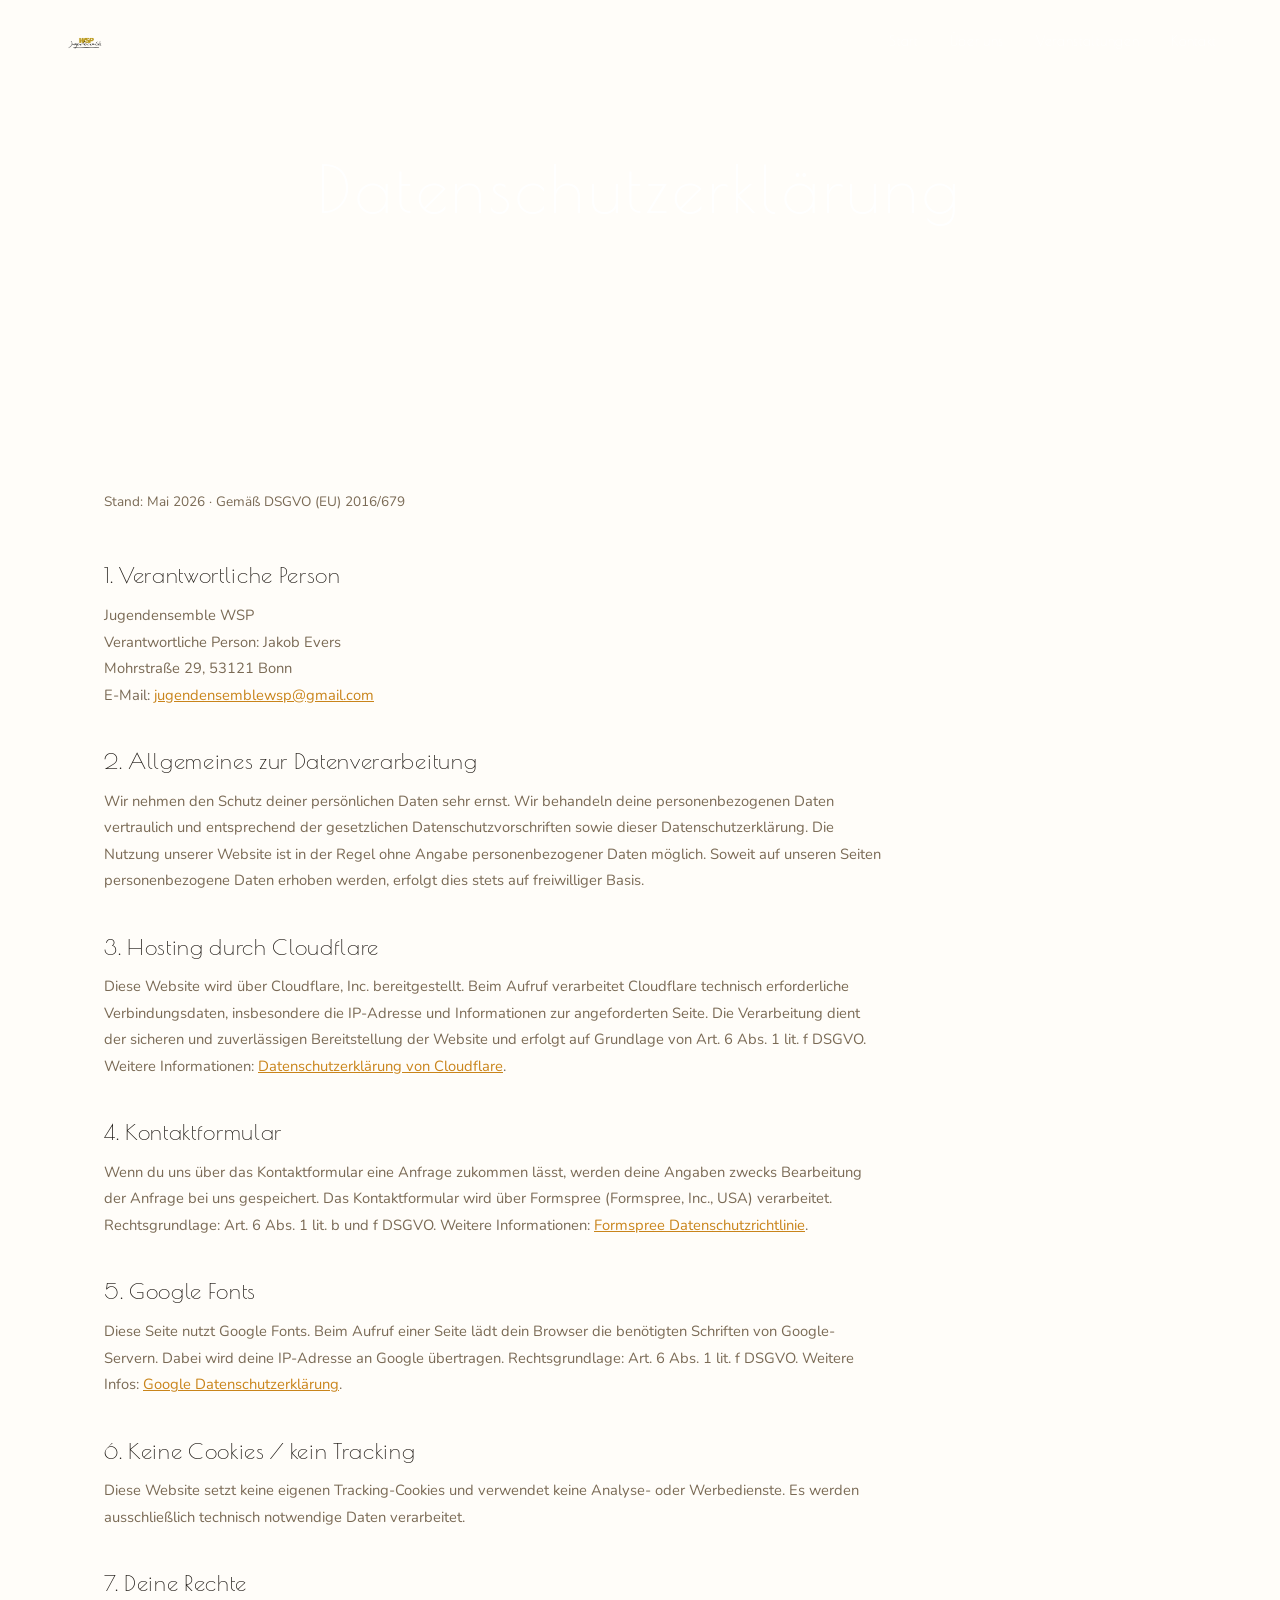
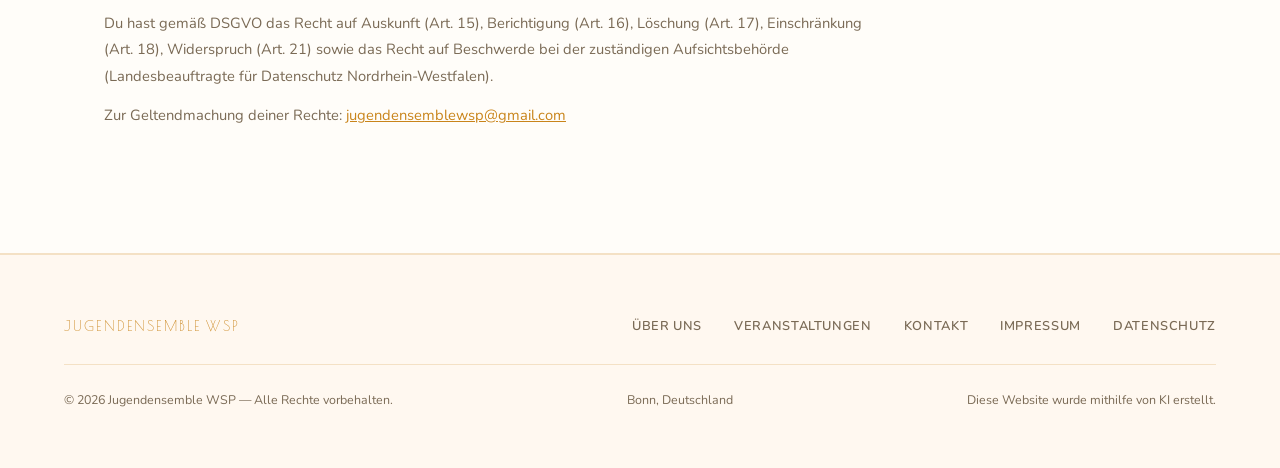
<file: datenschutz.html>
<!DOCTYPE html>
<html lang="de">
<head>
 <meta charset="UTF-8">
 <meta name="viewport" content="width=device-width, initial-scale=1.0">
 <title>Datenschutz — Jugendensemble WSP</title>
 <meta name="robots" content="noindex">
 <link rel="stylesheet" href="style.css">
</head>
<body>
<nav>
 <a href="index.html" class="nav-logo"><img src="/images/logo.png" alt="Jugendensemble WSP" class="nav-logo-img"></a>
 <ul class="nav-links">
 <li><a href="index.html">Start</a></li>
 <li><a href="about.html">Über uns</a></li>
 <li><a href="events.html">Veranstaltungen</a></li>
 <li><a href="contact.html">Kontakt</a></li>
 </ul>
 <button class="hamburger" aria-label="Menü öffnen"><span></span><span></span><span></span></button>
</nav>
<div class="mobile-menu">
 <a href="index.html">Start</a>
 <a href="about.html">Über uns</a>
 <a href="events.html">Veranstaltungen</a>
 <a href="contact.html">Kontakt</a>
</div>
<div class="page-hero">
 <div class="page-hero-bg"></div>
 <div class="page-hero-overlay"></div>
 <div class="page-hero-content"><h1>Datenschutzerklärung</h1></div>
</div>
<div class="section">
 <div class="legal-content">
 <p style="color:var(--text-muted);font-size:0.85rem;margin-bottom:3rem">Stand: Mai 2026 · Gemäß DSGVO (EU) 2016/679</p>
 <h2>1. Verantwortliche Person</h2>
 <p>
 Jugendensemble WSP<br>
 Verantwortliche Person: <span id="dsz-name"></span><br>
 <span id="dsz-street"></span>, <span id="dsz-city"></span><br>
 E-Mail: <a id="dsz-email" href="#">—</a>
 </p>
 <h2>2. Allgemeines zur Datenverarbeitung</h2>
 <p>Wir nehmen den Schutz deiner persönlichen Daten sehr ernst. Wir behandeln deine personenbezogenen Daten vertraulich und entsprechend der gesetzlichen Datenschutzvorschriften sowie dieser Datenschutzerklärung. Die Nutzung unserer Website ist in der Regel ohne Angabe personenbezogener Daten möglich. Soweit auf unseren Seiten personenbezogene Daten erhoben werden, erfolgt dies stets auf freiwilliger Basis.</p>
 <h2>3. Hosting durch Cloudflare</h2>
 <p>Diese Website wird über Cloudflare, Inc. bereitgestellt. Beim Aufruf verarbeitet Cloudflare technisch erforderliche Verbindungsdaten, insbesondere die IP-Adresse und Informationen zur angeforderten Seite. Die Verarbeitung dient der sicheren und zuverlässigen Bereitstellung der Website und erfolgt auf Grundlage von Art. 6 Abs. 1 lit. f DSGVO. Weitere Informationen: <a href="https://www.cloudflare.com/policies/privacy/" target="_blank" rel="noopener">Datenschutzerklärung von Cloudflare</a>.</p>
 <h2>4. Kontaktformular</h2>
 <p>Wenn du uns über das Kontaktformular eine Anfrage zukommen lässt, werden deine Angaben zwecks Bearbeitung der Anfrage bei uns gespeichert. Das Kontaktformular wird über Formspree (Formspree, Inc., USA) verarbeitet. Rechtsgrundlage: Art. 6 Abs. 1 lit. b und f DSGVO. Weitere Informationen: <a href="https://formspree.io/legal/privacy-policy/" target="_blank" rel="noopener">Formspree Datenschutzrichtlinie</a>.</p>
 <h2>5. Google Fonts</h2>
 <p>Diese Seite nutzt Google Fonts. Beim Aufruf einer Seite lädt dein Browser die benötigten Schriften von Google-Servern. Dabei wird deine IP-Adresse an Google übertragen. Rechtsgrundlage: Art. 6 Abs. 1 lit. f DSGVO. Weitere Infos: <a href="https://policies.google.com/privacy" target="_blank" rel="noopener">Google Datenschutzerklärung</a>.</p>
 <h2>6. Keine Cookies / kein Tracking</h2>
 <p>Diese Website setzt keine eigenen Tracking-Cookies und verwendet keine Analyse- oder Werbedienste. Es werden ausschließlich technisch notwendige Daten verarbeitet.</p>
 <h2>7. Deine Rechte</h2>
 <p>Du hast gemäß DSGVO das Recht auf Auskunft (Art. 15), Berichtigung (Art. 16), Löschung (Art. 17), Einschränkung (Art. 18), Widerspruch (Art. 21) sowie das Recht auf Beschwerde bei der zuständigen Aufsichtsbehörde (Landesbeauftragte für Datenschutz Nordrhein-Westfalen).</p>
 <p>Zur Geltendmachung deiner Rechte: <a id="dsz-email2" href="#">—</a></p>
 </div>
</div>
<footer>
 <div class="footer-inner">
 <a href="index.html" class="footer-logo">Jugendensemble WSP</a>
 <ul class="footer-links">
 <li><a href="about.html">Über uns</a></li>
 <li><a href="events.html">Veranstaltungen</a></li>
 <li><a href="contact.html">Kontakt</a></li>
 <li><a href="impressum.html">Impressum</a></li>
 <li><a href="datenschutz.html">Datenschutz</a></li>
 </ul>
 </div>
 <div class="footer-bottom">
 <span class="footer-copy">&copy; <span id="year"></span> Jugendensemble WSP — Alle Rechte vorbehalten.</span>
 <span class="footer-copy">Bonn, Deutschland </span>
 <span class="footer-copy">Diese Website wurde mithilfe von KI erstellt.</span>
 </div>
</footer>
<script src="main.js"></script>
<script>
 document.getElementById('year').textContent = new Date().getFullYear();
 (async () => {
 const d = await loadJSON('/content/datenschutz.json');
 if (!d) return;
 document.getElementById('dsz-name').textContent = d.name || '—';
 document.getElementById('dsz-street').textContent = d.street || '';
 document.getElementById('dsz-city').textContent = d.city || '';
 ['dsz-email','dsz-email2'].forEach(id => {
 const el = document.getElementById(id);
 el.href = 'mailto:' + (d.email || '');
 el.textContent = d.email || '—';
 });
 })();

 (async () => {
 const _home = await loadJSON('/content/home.json');
 const _img = _home?.hero_image || 'https://static.wixstatic.com/media/511c42_025226b9919d4c0281caa5309b7d210c~mv2.jpeg';
 document.querySelectorAll('.hero-bg, .page-hero-bg').forEach(el => {
 el.style.backgroundImage = `url('${_img}')`;
 });
 })();
</script>
</body>
</html>
</file>
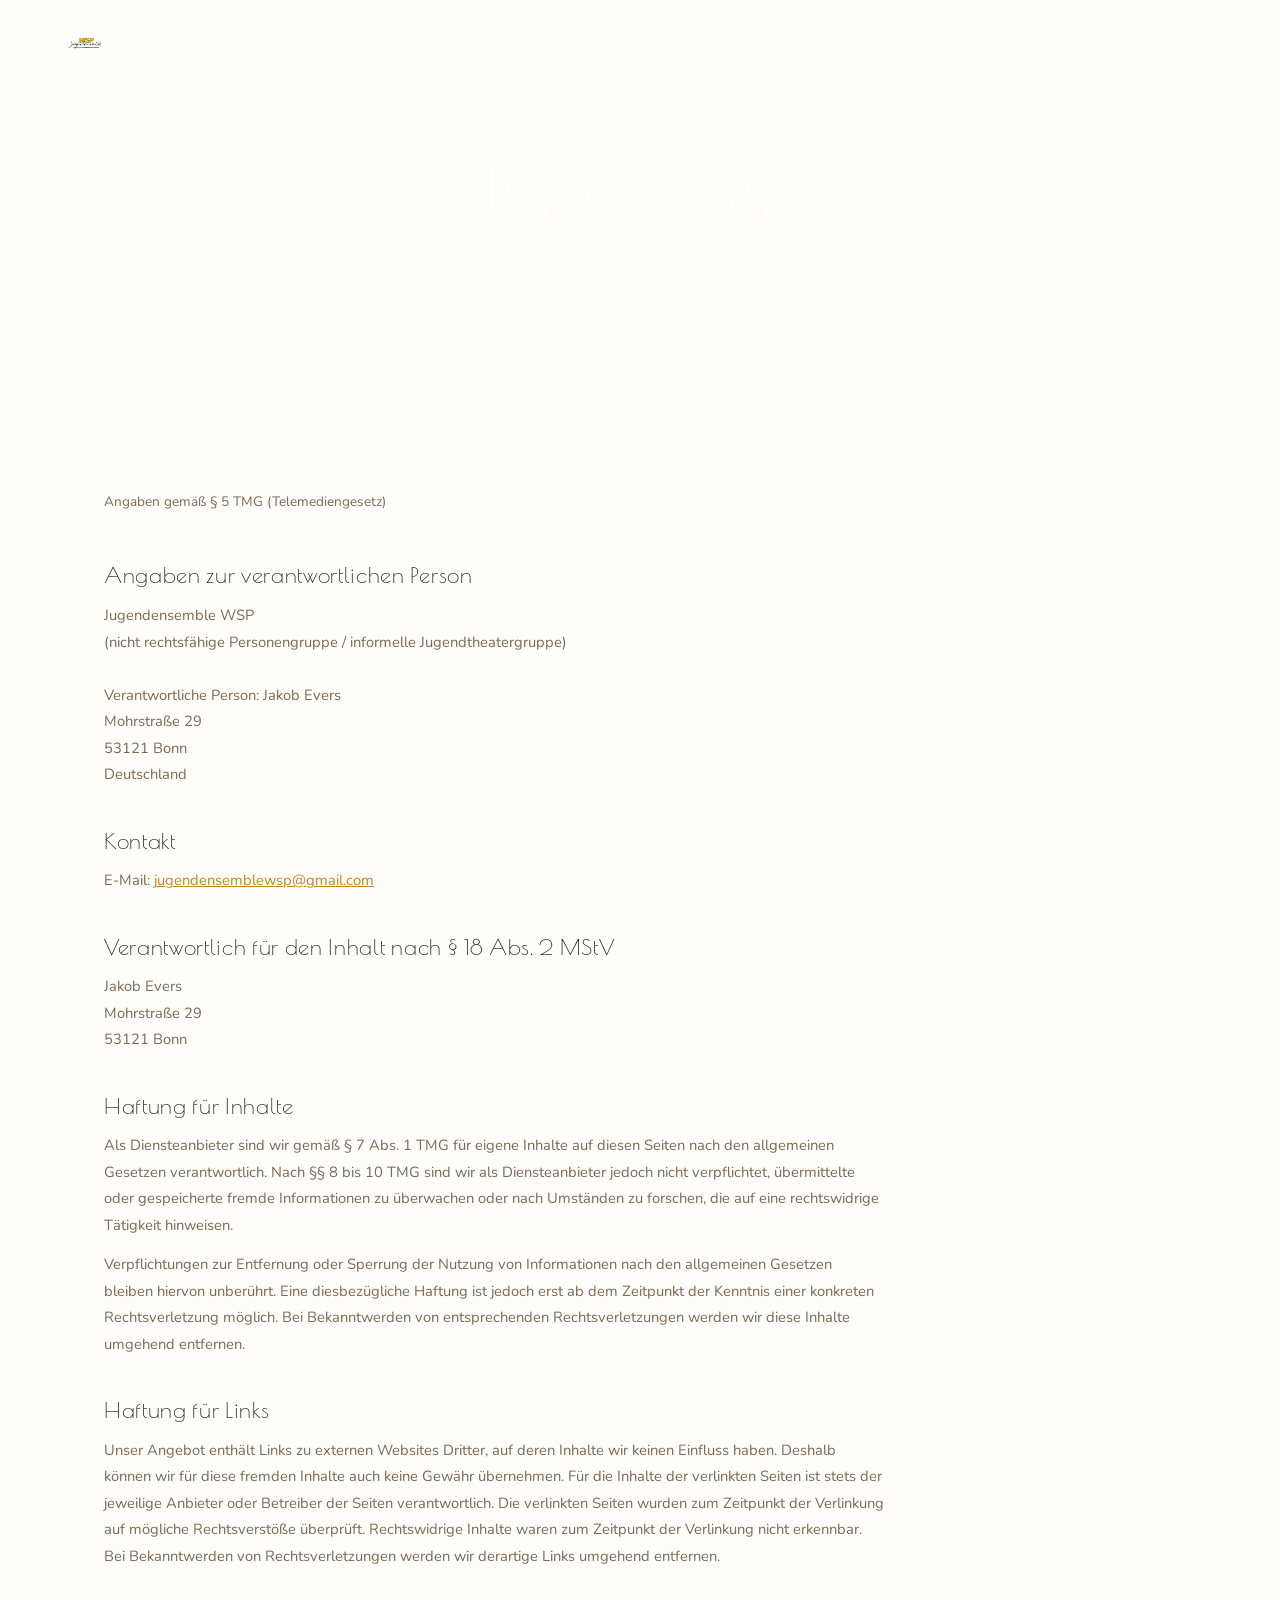
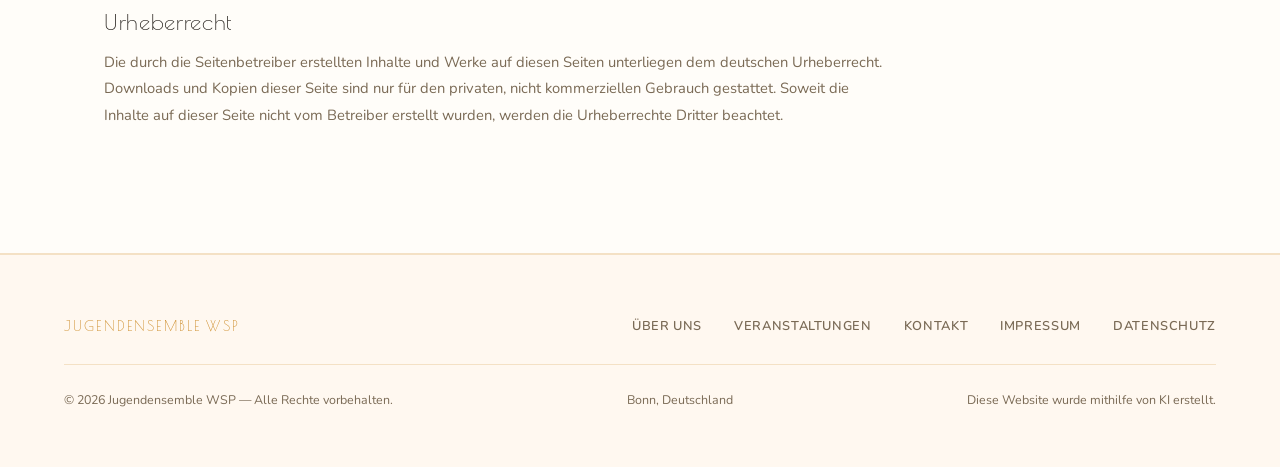
<file: impressum.html>
<!DOCTYPE html>
<html lang="de">
<head>
 <meta charset="UTF-8">
 <meta name="viewport" content="width=device-width, initial-scale=1.0">
 <title>Impressum — Jugendensemble WSP</title>
 <meta name="robots" content="noindex">
 <link rel="stylesheet" href="style.css">
</head>
<body>
<nav>
 <a href="index.html" class="nav-logo"><img src="/images/logo.png" alt="Jugendensemble WSP" class="nav-logo-img"></a>
 <ul class="nav-links">
 <li><a href="index.html">Start</a></li>
 <li><a href="about.html">Über uns</a></li>
 <li><a href="events.html">Veranstaltungen</a></li>
 <li><a href="contact.html">Kontakt</a></li>
 </ul>
 <button class="hamburger" aria-label="Menü öffnen"><span></span><span></span><span></span></button>
</nav>
<div class="mobile-menu">
 <a href="index.html">Start</a>
 <a href="about.html">Über uns</a>
 <a href="events.html">Veranstaltungen</a>
 <a href="contact.html">Kontakt</a>
</div>
<div class="page-hero">
 <div class="page-hero-bg"></div>
 <div class="page-hero-overlay"></div>
 <div class="page-hero-content"><h1>Impressum</h1></div>
</div>
<div class="section">
 <div class="legal-content">
 <p style="color:var(--text-muted);font-size:0.85rem;margin-bottom:3rem">Angaben gemäß § 5 TMG (Telemediengesetz)</p>
 <h2>Angaben zur verantwortlichen Person</h2>
 <p>
 Jugendensemble WSP<br>
 (nicht rechtsfähige Personengruppe / informelle Jugendtheatergruppe)<br><br>
 Verantwortliche Person: <span id="imp-name"></span><br>
 <span id="imp-street"></span><br>
 <span id="imp-city"></span><br>
 Deutschland
 </p>
 <h2>Kontakt</h2>
 <p>E-Mail: <a id="imp-email" href="#">—</a></p>
 <div id="imp-note-wrap" style="display:none">
 <h2>Hinweis</h2>
 <p id="imp-note"></p>
 </div>
 <h2>Verantwortlich für den Inhalt nach § 18 Abs. 2 MStV</h2>
 <p><span id="imp-name2"></span><br><span id="imp-street2"></span><br><span id="imp-city2"></span></p>
 <h2>Haftung für Inhalte</h2>
 <p>Als Diensteanbieter sind wir gemäß § 7 Abs. 1 TMG für eigene Inhalte auf diesen Seiten nach den allgemeinen Gesetzen verantwortlich. Nach §§ 8 bis 10 TMG sind wir als Diensteanbieter jedoch nicht verpflichtet, übermittelte oder gespeicherte fremde Informationen zu überwachen oder nach Umständen zu forschen, die auf eine rechtswidrige Tätigkeit hinweisen.</p>
 <p>Verpflichtungen zur Entfernung oder Sperrung der Nutzung von Informationen nach den allgemeinen Gesetzen bleiben hiervon unberührt. Eine diesbezügliche Haftung ist jedoch erst ab dem Zeitpunkt der Kenntnis einer konkreten Rechtsverletzung möglich. Bei Bekanntwerden von entsprechenden Rechtsverletzungen werden wir diese Inhalte umgehend entfernen.</p>
 <h2>Haftung für Links</h2>
 <p>Unser Angebot enthält Links zu externen Websites Dritter, auf deren Inhalte wir keinen Einfluss haben. Deshalb können wir für diese fremden Inhalte auch keine Gewähr übernehmen. Für die Inhalte der verlinkten Seiten ist stets der jeweilige Anbieter oder Betreiber der Seiten verantwortlich. Die verlinkten Seiten wurden zum Zeitpunkt der Verlinkung auf mögliche Rechtsverstöße überprüft. Rechtswidrige Inhalte waren zum Zeitpunkt der Verlinkung nicht erkennbar. Bei Bekanntwerden von Rechtsverletzungen werden wir derartige Links umgehend entfernen.</p>
 <h2>Urheberrecht</h2>
 <p>Die durch die Seitenbetreiber erstellten Inhalte und Werke auf diesen Seiten unterliegen dem deutschen Urheberrecht. Downloads und Kopien dieser Seite sind nur für den privaten, nicht kommerziellen Gebrauch gestattet. Soweit die Inhalte auf dieser Seite nicht vom Betreiber erstellt wurden, werden die Urheberrechte Dritter beachtet.</p>
 </div>
</div>
<footer>
 <div class="footer-inner">
 <a href="index.html" class="footer-logo">Jugendensemble WSP</a>
 <ul class="footer-links">
 <li><a href="about.html">Über uns</a></li>
 <li><a href="events.html">Veranstaltungen</a></li>
 <li><a href="contact.html">Kontakt</a></li>
 <li><a href="impressum.html">Impressum</a></li>
 <li><a href="datenschutz.html">Datenschutz</a></li>
 </ul>
 </div>
 <div class="footer-bottom">
 <span class="footer-copy">&copy; <span id="year"></span> Jugendensemble WSP — Alle Rechte vorbehalten.</span>
 <span class="footer-copy">Bonn, Deutschland </span>
 <span class="footer-copy">Diese Website wurde mithilfe von KI erstellt.</span>
 </div>
</footer>
<script src="main.js"></script>
<script>
 document.getElementById('year').textContent = new Date().getFullYear();
 (async () => {
 const d = await loadJSON('/content/impressum.json');
 if (!d) return;
 document.getElementById('imp-name').textContent = d.name || '—';
 document.getElementById('imp-name2').textContent = d.name || '—';
 document.getElementById('imp-street').textContent = d.street || '';
 document.getElementById('imp-street2').textContent = d.street || '';
 document.getElementById('imp-city').textContent = d.city || '';
 document.getElementById('imp-city2').textContent = d.city || '';
 const emailEl = document.getElementById('imp-email');
 emailEl.href = 'mailto:' + (d.email || '');
 emailEl.textContent = d.email || '—';
 if (d.note) {
 document.getElementById('imp-note').textContent = d.note;
 document.getElementById('imp-note-wrap').style.display = 'block';
 }
 })();

 (async () => {
 const _home = await loadJSON('/content/home.json');
 const _img = _home?.hero_image || 'https://static.wixstatic.com/media/511c42_025226b9919d4c0281caa5309b7d210c~mv2.jpeg';
 document.querySelectorAll('.hero-bg, .page-hero-bg').forEach(el => {
 el.style.backgroundImage = `url('${_img}')`;
 });
 })();
</script>
</body>
</html>
</file>
<file: style.css>
@import url('https://fonts.googleapis.com/css2?family=Poiret+One&family=Nunito:ital,wght@0,300;0,400;0,500;0,600;0,700;1,300;1,400&display=swap');

:root {
  --bg:        #fffdf9;
  --surface:   #fff8f0;
  --surface-2: #fff3e6;
  --gold:      #c9841a;
  --gold-light:#e8a84c;
  --gold-dim:  rgba(201,132,26,0.1);
  --red:       #c94040;
  --red-dim:   rgba(201,64,64,0.08);
  --text:      #1a1510;
  --text-muted:#7a6a55;
  --border:    rgba(201,132,26,0.2);
  --font-display: 'Poiret One', cursive;
  --font-body:    'Nunito', sans-serif;
}

*, *::before, *::after { margin: 0; padding: 0; box-sizing: border-box; }
html { scroll-behavior: smooth; }

body {
  background: var(--bg);
  color: var(--text);
  font-family: var(--font-body);
  font-weight: 400;
  line-height: 1.8;
  font-size: 16px;
  overflow-x: hidden;
}

/* ── NAV ── */
nav {
  position: fixed;
  top: 0; left: 0; right: 0;
  z-index: 200;
  padding: 1.2rem 4rem;
  display: flex;
  align-items: center;
  justify-content: space-between;
  transition: all 0.4s;
  border-bottom: 1px solid transparent;
}
nav.scrolled {
  background: rgba(255,253,249,0.97);
  border-bottom-color: var(--border);
  backdrop-filter: blur(12px);
  box-shadow: 0 2px 20px rgba(201,132,26,0.08);
}
nav.nav-hidden { transform: translateY(-100%); }

.nav-logo { display: flex; align-items: center; }
.nav-logo-img {
  height: 44px; width: auto;
  transition: opacity 0.3s;
  /* White background removed via transparent PNG */
}
.nav-logo-img:hover { opacity: 0.8; }

.nav-links { display: flex; gap: 2rem; list-style: none; }
.nav-links a {
  color: rgba(255,255,255,0.92);
  text-decoration: none;
  font-family: var(--font-display);
  font-size: 0.85rem;
  letter-spacing: 0.05em;
  transition: color 0.25s;
  position: relative;
  padding-bottom: 3px;
}
nav.scrolled .nav-links a {
  color: var(--text);
}
nav.scrolled .nav-links a:hover,
nav.scrolled .nav-links a.active {
  color: var(--gold);
}
.nav-links a::after {
  content: '';
  position: absolute; bottom: 0; left: 0;
  width: 0; height: 2px;
  background: var(--gold);
  border-radius: 2px;
  transition: width 0.3s;
}
.nav-links a:hover, .nav-links a.active { color: var(--gold-light); }
nav.scrolled .nav-links a:hover, nav.scrolled .nav-links a.active { color: var(--gold); }
.nav-links a:hover::after, .nav-links a.active::after { width: 100%; }

/* Hamburger */
.hamburger { display: none; flex-direction: column; gap: 5px; cursor: pointer; background: none; border: none; padding: 4px; z-index: 300; }
.hamburger span { display: block; width: 22px; height: 2px; background: rgba(255,255,255,0.9); transition: all 0.3s; border-radius: 2px; }
nav.scrolled .hamburger span { background: var(--text); }
.hamburger.open span:nth-child(1) { transform: rotate(45deg) translate(5px,5px); }
.hamburger.open span:nth-child(2) { opacity: 0; }
.hamburger.open span:nth-child(3) { transform: rotate(-45deg) translate(5px,-5px); }

/* Mobile menu */
.mobile-menu { display: none; position: fixed; inset: 0; background: var(--bg); z-index: 199; flex-direction: column; align-items: center; justify-content: center; gap: 2rem; }
.mobile-menu.open { display: flex; }
.mobile-menu a { font-family: var(--font-display); font-size: 1.8rem; color: var(--text); text-decoration: none; transition: color 0.3s; }
.mobile-menu a:hover { color: var(--gold); }

/* ── HERO ── */
.hero {
  position: relative;
  height: 100vh; min-height: 600px;
  display: flex; align-items: center; justify-content: center;
  text-align: center; overflow: hidden;
}
.hero-bg {
  position: absolute; inset: 0;
  background-size: cover; background-position: center;
  filter: brightness(0.45) saturate(0.8);
  animation: zoomOut 12s ease forwards;
}
@keyframes zoomOut { from { transform: scale(1.06); } to { transform: scale(1.0); } }
.hero-overlay {
  position: absolute; inset: 0;
  background: linear-gradient(to bottom, rgba(255,253,249,0) 50%, rgba(255,253,249,0.95) 100%);
}
.hero-content { position: relative; z-index: 2; max-width: 820px; padding: 2rem; }
.hero-eyebrow {
  display: block; font-family: var(--font-display);
  font-size: 0.75rem; letter-spacing: 0.4em;
  color: var(--gold-light); text-transform: uppercase;
  margin-bottom: 1.2rem;
  opacity: 0; animation: fadeUp 1s 0.4s ease forwards;
}
.hero h1 {
  font-family: var(--font-display);
  font-size: clamp(3rem, 7vw, 5.5rem);
  font-weight: 400; letter-spacing: 0.04em;
  line-height: 1.1; color: #fff;
  margin-bottom: 1.2rem;
  opacity: 0; animation: fadeUp 1s 0.6s ease forwards;
}
.hero-divider {
  width: 60px; height: 3px;
  background: var(--gold-light);
  border-radius: 3px;
  margin: 0 auto 1.2rem;
  opacity: 0; animation: fadeUp 1s 0.8s ease forwards;
}
.hero-sub {
  font-size: 1.1rem; font-weight: 300; color: rgba(255,255,255,0.85);
  margin-bottom: 2.5rem;
  opacity: 0; animation: fadeUp 1s 1s ease forwards;
}
.hero-actions {
  display: flex; gap: 1rem; justify-content: center; flex-wrap: wrap;
  opacity: 0; animation: fadeUp 1s 1.2s ease forwards;
}
.scroll-line {
  position: absolute; bottom: 2rem; left: 50%; transform: translateX(-50%);
  display: flex; flex-direction: column; align-items: center; gap: 0.5rem;
  opacity: 0; animation: fadeIn 1s 2s ease forwards;
}
.scroll-line span { font-size: 0.55rem; letter-spacing: 0.4em; text-transform: uppercase; color: rgba(255,255,255,0.5); }
.scroll-line::after { content: ''; width: 1px; height: 40px; background: linear-gradient(to bottom, rgba(255,255,255,0.4), transparent); }

/* ── BUTTONS ── */
.btn {
  display: inline-block;
  padding: 0.85rem 2.2rem;
  font-family: var(--font-display);
  font-size: 0.8rem; letter-spacing: 0.1em;
  text-decoration: none;
  border: 2px solid var(--gold);
  color: var(--gold);
  border-radius: 50px;
  transition: all 0.3s;
  cursor: pointer; background: none;
}
.btn:hover { background: var(--gold); color: #fff; transform: translateY(-2px); box-shadow: 0 8px 20px rgba(201,132,26,0.25); }
.btn-primary { background: var(--gold); color: #fff; }
.btn-primary:hover { background: var(--gold-light); border-color: var(--gold-light); }
.btn-red { border-color: var(--red); color: var(--red); }
.btn-red:hover { background: var(--red); color: #fff; box-shadow: 0 8px 20px rgba(201,64,64,0.25); }

/* ── SECTIONS ── */
.section { padding: 7rem 4rem; max-width: 1200px; margin: 0 auto; }
.section-dark { background: var(--surface); padding: 7rem 0; }
.section-dark .section-inner { max-width: 1200px; margin: 0 auto; padding: 0 4rem; }

.section-label {
  display: block;
  font-family: var(--font-body); font-size: 0.7rem;
  font-weight: 700; letter-spacing: 0.2em;
  text-transform: uppercase; color: var(--gold);
  margin-bottom: 0.8rem;
}
h2 {
  font-family: var(--font-display);
  font-size: clamp(2rem, 4vw, 3rem);
  font-weight: 400; letter-spacing: 0.03em;
  color: var(--text); margin-bottom: 1.2rem; line-height: 1.2;
}
h3 { font-family: var(--font-display); font-size: 1.3rem; font-weight: 400; color: var(--text); margin-bottom: 0.8rem; }
p { color: var(--text-muted); margin-bottom: 1rem; }
p:last-child { margin-bottom: 0; }
.divider { width: 50px; height: 3px; background: var(--gold); border-radius: 3px; margin: 1.2rem 0; }

/* ── PAGE HERO ── */
.page-hero {
  height: 42vh; min-height: 280px;
  display: flex; align-items: center; justify-content: center;
  text-align: center; position: relative; overflow: hidden;
}
.page-hero-bg {
  position: absolute; inset: 0;
  background-size: cover; background-position: center;
  filter: brightness(0.35) saturate(0.6);
}
.page-hero-overlay {
  position: absolute; inset: 0;
  background: linear-gradient(to top, var(--bg) 0%, transparent 60%);
}
.page-hero-content { position: relative; z-index: 2; }
.page-hero h1 {
  font-family: var(--font-display);
  font-size: clamp(2.5rem, 5vw, 4rem);
  font-weight: 400; letter-spacing: 0.06em; color: #fff;
  animation: fadeUp 0.8s ease forwards;
}

/* ── ABOUT ── */
.about-grid { display: grid; grid-template-columns: 1fr 1fr; gap: 6rem; align-items: start; }
.about-quote {
  font-family: var(--font-display); font-size: 1.2rem;
  line-height: 1.6; color: var(--text-muted);
  border-left: 3px solid var(--gold);
  padding-left: 1.5rem; margin: 1.5rem 0;
  border-radius: 0 4px 4px 0;
}

/* ── EVENT CARDS ── */
.events-list { display: flex; flex-direction: column; gap: 1rem; }
.event-card {
  border: 2px solid var(--border);
  padding: 1.8rem 2rem;
  display: grid; grid-template-columns: 70px 1fr auto;
  gap: 1.5rem; align-items: center;
  background: var(--bg);
  transition: all 0.3s; position: relative;
  border-radius: 12px;
  box-shadow: 0 2px 12px rgba(201,132,26,0.06);
}
.event-card:hover { border-color: var(--gold); box-shadow: 0 8px 30px rgba(201,132,26,0.15); transform: translateY(-2px); }
.event-card.past { opacity: 0.5; }
.event-img { width: 70px; height: 90px; object-fit: cover; border-radius: 6px; }
.event-date { font-size: 0.65rem; font-weight: 700; letter-spacing: 0.15em; color: var(--gold); text-transform: uppercase; margin-bottom: 0.3rem; }
.event-title { font-family: var(--font-display); font-size: 1.1rem; color: var(--text); margin-bottom: 0.2rem; }
.event-venue { font-size: 0.85rem; color: var(--text-muted); }
.past-badge { font-size: 0.65rem; font-weight: 600; letter-spacing: 0.1em; text-transform: uppercase; color: var(--text-muted); border: 1.5px solid rgba(122,106,85,0.3); padding: 0.3rem 0.8rem; border-radius: 50px; }
.no-events { text-align: center; padding: 4rem; border: 2px dashed var(--border); border-radius: 12px; color: var(--text-muted); }

/* ── CONTACT ── */
.contact-grid { display: grid; grid-template-columns: 1fr 1.5fr; gap: 6rem; align-items: start; }
.form-grid { display: grid; grid-template-columns: 1fr 1fr; gap: 1rem; }
.form-group { display: flex; flex-direction: column; gap: 0.5rem; }
.form-group.full { grid-column: span 2; }
label { font-size: 0.7rem; font-weight: 700; letter-spacing: 0.1em; text-transform: uppercase; color: var(--text-muted); }
input, textarea {
  background: var(--surface); border: 2px solid var(--border);
  padding: 0.85rem 1.1rem; color: var(--text);
  font-family: var(--font-body); font-size: 0.95rem;
  outline: none; transition: border-color 0.25s;
  border-radius: 8px; width: 100%;
}
input:focus, textarea:focus { border-color: var(--gold); }
textarea { resize: vertical; min-height: 130px; }

/* GALERIE */
.gallery-grid { display:grid; grid-template-columns:repeat(3, 1fr); gap:1rem; }
.gallery-grid img { width:100%; aspect-ratio:4/3; object-fit:cover; border-radius:10px; border:2px solid var(--border); }

/* ACCESSIBILITY */
:focus-visible { outline:3px solid #8a5200; outline-offset:3px; }
.btn, .hamburger, button, input, textarea, select { min-height:44px; }

/* ── LEGAL ── */
.legal-content { max-width: 780px; }
.legal-content h2 { font-size: 1.4rem; margin-top: 2.5rem; margin-bottom: 0.8rem; }
.legal-content h3 { font-size: 1rem; margin-top: 2rem; margin-bottom: 0.6rem; }
.legal-content p { font-size: 0.92rem; margin-bottom: 0.8rem; }
.legal-content a { color: var(--gold); }

/* ── FOOTER ── */
footer { background: var(--surface); border-top: 2px solid var(--border); padding: 3.5rem 4rem; }
.footer-inner { max-width: 1200px; margin: 0 auto; display: flex; justify-content: space-between; align-items: center; flex-wrap: wrap; gap: 2rem; }
.footer-logo { font-family: var(--font-display); font-size: 0.9rem; letter-spacing: 0.15em; color: var(--gold); text-transform: uppercase; text-decoration: none; }
.footer-links { display: flex; gap: 2rem; list-style: none; flex-wrap: wrap; }
.footer-links a { font-size: 0.8rem; font-weight: 600; letter-spacing: 0.05em; text-transform: uppercase; color: var(--text-muted); text-decoration: none; transition: color 0.25s; }
.footer-links a:hover { color: var(--gold); }
.footer-bottom { max-width: 1200px; margin: 1.5rem auto 0; padding-top: 1.5rem; border-top: 1px solid var(--border); display: flex; justify-content: space-between; align-items: center; flex-wrap: wrap; gap: 1rem; }
.footer-copy { font-size: 0.78rem; color: var(--text-muted); }

/* ── LOGO IN NAV ── */
.nav-logo-img { height: 44px; width: auto; }

/* ── ANIMATIONS ── */
@keyframes fadeUp { from { opacity: 0; transform: translateY(20px); } to { opacity: 1; transform: translateY(0); } }
@keyframes fadeIn { from { opacity: 0; } to { opacity: 1; } }
.reveal { opacity: 0; transform: translateY(24px); transition: opacity 0.8s ease, transform 0.8s ease; }
.reveal.visible { opacity: 1; transform: none; }

/* ── RESPONSIVE ── */
@media (max-width: 960px) {
  nav { padding: 1rem 1.5rem; }
  .nav-links { display: none; }
  .hamburger { display: flex; }
  .section { padding: 5rem 1.5rem; }
  .section-dark .section-inner { padding: 0 1.5rem; }
  footer { padding: 2.5rem 1.5rem; }
  .footer-inner { flex-direction: column; align-items: flex-start; }
  .about-grid { grid-template-columns: 1fr; gap: 3rem; }
  .contact-grid { grid-template-columns: 1fr; gap: 3rem; }
  .form-grid { grid-template-columns: 1fr; }
  .form-group.full { grid-column: span 1; }
  .event-card { grid-template-columns: 60px 1fr; }
  .event-card > .btn { grid-column: span 2; }
  .gallery-grid { grid-template-columns:repeat(2, 1fr); }
}
@media (max-width: 600px) {
  .hero h1 { font-size: 2.5rem; }
  .hero-actions { flex-direction: column; align-items: center; }
  .event-card { grid-template-columns: 1fr; }
  .event-img { width: 100%; height: 160px; }
  .gallery-grid { grid-template-columns:1fr; }
}
</file>
